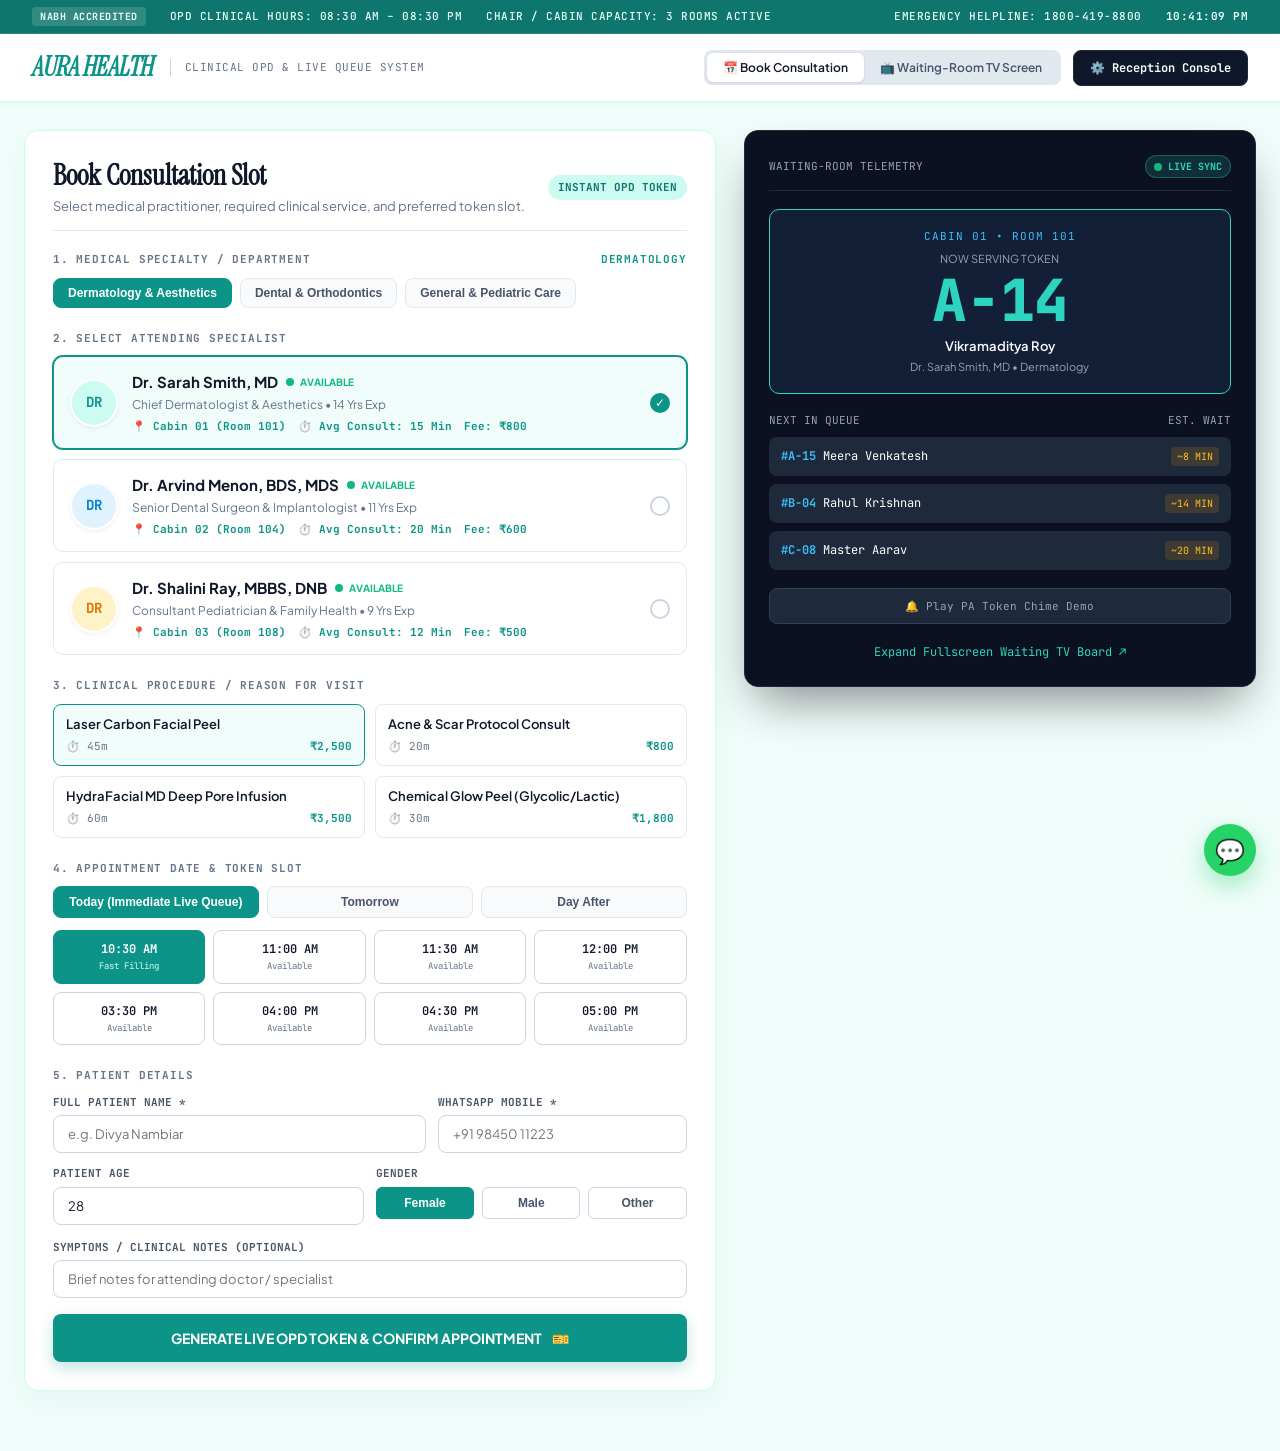
<file: public/index.html>
<!DOCTYPE html>
<html lang="en">
<head>
  <meta charset="UTF-8">
  <meta name="viewport" content="width=device-width, initial-scale=1.0">
  <title data-wl-brand>AURA HEALTH // OPD Appointments & Live Token Queue TV</title>
  <link rel="preconnect" href="https://fonts.googleapis.com">
  <link rel="preconnect" href="https://fonts.gstatic.com" crossorigin>
  <link href="https://fonts.googleapis.com/css2?family=Instrument+Serif:ital@0;1&family=JetBrains+Mono:wght@400;500;600;700;800&family=Plus+Jakarta+Sans:wght@400;500;600;700;800&display=swap" rel="stylesheet">
  <link rel="stylesheet" href="theme-tokens.css">
  <script src="whitelabel.js"></script>
  <style>
    /* Clinical Swiss Trust & Live Queue Layout Blueprint */
    :root {
      --tv-bg: #0B1120;
      --tv-card-bg: #131F37;
      --tv-card-border: #1E293B;
      --tv-cyan: #38BDF8;
      --tv-teal: #2DD4BF;
      --tv-amber: #FBBF24;
      --tv-green: #34D399;
    }

    body {
      background: var(--bg-main, #F0FDFA);
      color: var(--color-dark, #0F172A);
      font-family: var(--font-primary, 'Plus Jakarta Sans', sans-serif);
      margin: 0;
      padding: 0;
      min-height: 100vh;
      display: flex;
      flex-direction: column;
    }

    /* Top Trust Bar */
    .trust-bar {
      background: #0F766E;
      color: #E6FFFA;
      padding: 7px 32px;
      font-family: var(--font-mono, monospace);
      font-size: 11px;
      font-weight: 500;
      display: flex;
      justify-content: space-between;
      align-items: center;
      letter-spacing: 0.5px;
      border-bottom: 1px solid rgba(255,255,255,0.12);
    }
    .trust-bar-items {
      display: flex;
      gap: 24px;
      align-items: center;
    }
    .trust-badge-pill {
      background: rgba(255,255,255,0.15);
      padding: 2px 8px;
      border-radius: 4px;
      font-weight: 700;
      font-size: 10px;
    }

    /* Main Header */
    .opd-header {
      background: #FFFFFF;
      border-bottom: 1px solid var(--border-color, #CCFBF1);
      padding: 14px 32px;
      display: flex;
      justify-content: space-between;
      align-items: center;
      position: sticky;
      top: 0;
      z-index: 40;
      box-shadow: 0 2px 8px rgba(13, 148, 136, 0.04);
    }
    .brand-wrap {
      display: flex;
      align-items: center;
      gap: 16px;
    }
    .clinic-logo {
      font-family: var(--font-accent, 'Instrument Serif', serif);
      font-size: 26px;
      font-weight: 700;
      color: var(--color-dark, #0F172A);
      text-decoration: none;
      letter-spacing: -0.5px;
      display: flex;
      align-items: center;
      gap: 8px;
    }
    .clinic-logo span {
      color: var(--color-primary, #0D9488);
      font-style: italic;
    }
    .brand-tagline {
      font-size: 11px;
      color: #64748B;
      font-family: var(--font-mono);
      text-transform: uppercase;
      letter-spacing: 0.5px;
      border-left: 1px solid #CBD5E1;
      padding-left: 14px;
    }

    /* Header Nav & View Switcher */
    .header-actions {
      display: flex;
      align-items: center;
      gap: 12px;
    }
    .view-toggle-group {
      display: inline-flex;
      background: #E2E8F0;
      border-radius: 8px;
      padding: 3px;
      font-size: 12px;
      font-weight: 600;
    }
    .view-btn {
      border: none;
      background: transparent;
      padding: 7px 16px;
      border-radius: 6px;
      cursor: pointer;
      font-family: var(--font-primary);
      font-size: 12px;
      font-weight: 600;
      color: #475569;
      transition: all 0.2s ease;
      display: flex;
      align-items: center;
      gap: 6px;
    }
    .view-btn.active {
      background: #FFFFFF;
      color: #0F172A;
      box-shadow: 0 1px 3px rgba(0,0,0,0.1);
    }
    .btn-admin {
      background: #0F172A;
      color: #F8FAFC;
      border: 1px solid #1E293B;
      padding: 8px 16px;
      border-radius: 8px;
      font-size: 12px;
      font-weight: 700;
      font-family: var(--font-mono);
      text-decoration: none;
      display: flex;
      align-items: center;
      gap: 8px;
      transition: background 0.15s;
    }
    .btn-admin:hover {
      background: #1E293B;
    }

    /* Mode Views Container */
    .view-container {
      width: 100%;
      max-width: 1320px;
      margin: 0 auto;
      padding: 28px 24px 60px;
      flex: 1;
    }

    /* ========================================================
       MODE 1: BOOKING & APPOINTMENT WIZARD VIEW
       ======================================================== */
    .booking-grid {
      display: grid;
      grid-template-columns: 1.35fr 1fr;
      gap: 28px;
      align-items: start;
    }
    @media (max-width: 980px) {
      .booking-grid {
        grid-template-columns: 1fr;
      }
    }

    .card-panel {
      background: #FFFFFF;
      border: 1px solid #CCFBF1;
      border-radius: 14px;
      padding: 28px;
      box-shadow: 0 10px 25px rgba(13, 148, 136, 0.05);
    }

    .wizard-step-header {
      display: flex;
      justify-content: space-between;
      align-items: center;
      margin-bottom: 20px;
      padding-bottom: 14px;
      border-bottom: 1px solid #E2E8F0;
    }
    .wizard-title {
      font-family: var(--font-accent, serif);
      font-size: 28px;
      color: #0F172A;
      line-height: 1.2;
    }
    .wizard-badge {
      font-family: var(--font-mono);
      font-size: 11px;
      background: #CCFBF1;
      color: #0F766E;
      padding: 4px 10px;
      border-radius: 20px;
      font-weight: 700;
    }

    /* Department Pills */
    .section-label {
      font-family: var(--font-mono);
      font-size: 11px;
      font-weight: 700;
      color: #64748B;
      letter-spacing: 0.8px;
      text-transform: uppercase;
      margin-bottom: 10px;
      display: flex;
      align-items: center;
      justify-content: space-between;
    }
    .dept-tabs {
      display: flex;
      gap: 8px;
      overflow-x: auto;
      padding-bottom: 4px;
      margin-bottom: 18px;
    }
    .dept-tab {
      background: #F8FAFC;
      border: 1px solid #E2E8F0;
      padding: 7px 14px;
      border-radius: 8px;
      font-size: 12px;
      font-weight: 600;
      color: #475569;
      cursor: pointer;
      white-space: nowrap;
      transition: all 0.15s ease;
    }
    .dept-tab.active {
      background: #0D9488;
      border-color: #0D9488;
      color: #FFFFFF;
    }

    /* Doctor Cards */
    .doctor-picker {
      display: flex;
      flex-direction: column;
      gap: 10px;
      margin-bottom: 22px;
    }
    .doctor-card {
      border: 1.5px solid #E2E8F0;
      border-radius: 10px;
      padding: 14px 16px;
      display: flex;
      align-items: center;
      gap: 14px;
      cursor: pointer;
      transition: all 0.15s ease;
      background: #FFFFFF;
      position: relative;
    }
    .doctor-card:hover {
      border-color: #99F6E4;
      background: #F0FDFA;
    }
    .doctor-card.selected {
      border-color: #0D9488;
      background: #F0FDFA;
      box-shadow: 0 0 0 1px #0D9488;
    }
    .doctor-avatar {
      width: 48px;
      height: 48px;
      border-radius: 50%;
      background: #CCFBF1;
      color: #0D9488;
      font-family: var(--font-mono);
      font-weight: 700;
      font-size: 14px;
      display: flex;
      align-items: center;
      justify-content: center;
      flex-shrink: 0;
      border: 2px solid #FFFFFF;
      box-shadow: 0 2px 4px rgba(0,0,0,0.06);
    }
    .doctor-meta {
      flex: 1;
    }
    .doctor-name {
      font-weight: 700;
      font-size: 15px;
      color: #0F172A;
      display: flex;
      align-items: center;
      gap: 8px;
    }
    .doctor-title {
      font-size: 12px;
      color: #64748B;
      margin-top: 2px;
    }
    .doctor-room {
      font-family: var(--font-mono);
      font-size: 11px;
      color: #0D9488;
      font-weight: 700;
      margin-top: 4px;
      display: flex;
      gap: 12px;
    }
    .doctor-radio-check {
      width: 20px;
      height: 20px;
      border-radius: 50%;
      border: 2px solid #CBD5E1;
      display: flex;
      align-items: center;
      justify-content: center;
      color: transparent;
      font-size: 12px;
    }
    .doctor-card.selected .doctor-radio-check {
      border-color: #0D9488;
      background: #0D9488;
      color: #FFFFFF;
    }

    /* Procedure / Service Picker */
    .service-picker {
      display: grid;
      grid-template-columns: repeat(2, 1fr);
      gap: 10px;
      margin-bottom: 22px;
    }
    @media (max-width: 600px) {
      .service-picker {
        grid-template-columns: 1fr;
      }
    }
    .service-chip {
      border: 1px solid #E2E8F0;
      border-radius: 8px;
      padding: 10px 12px;
      cursor: pointer;
      transition: all 0.15s ease;
      background: #FFFFFF;
    }
    .service-chip:hover {
      border-color: #0D9488;
    }
    .service-chip.selected {
      border-color: #0D9488;
      background: #F0FDFA;
    }
    .service-name {
      font-size: 13px;
      font-weight: 600;
      color: #0F172A;
    }
    .service-detail {
      font-family: var(--font-mono);
      font-size: 11px;
      color: #64748B;
      margin-top: 4px;
      display: flex;
      justify-content: space-between;
    }

    /* Date & Slot Picker */
    .date-row {
      display: flex;
      gap: 8px;
      margin-bottom: 12px;
    }
    .date-pill {
      flex: 1;
      border: 1px solid #E2E8F0;
      background: #F8FAFC;
      border-radius: 8px;
      padding: 8px 12px;
      text-align: center;
      cursor: pointer;
      font-size: 12px;
      font-weight: 600;
      color: #475569;
    }
    .date-pill.active {
      border-color: #0D9488;
      background: #0D9488;
      color: #FFFFFF;
    }

    .slot-matrix {
      display: grid;
      grid-template-columns: repeat(4, 1fr);
      gap: 8px;
      margin-bottom: 22px;
    }
    @media (max-width: 500px) {
      .slot-matrix {
        grid-template-columns: repeat(2, 1fr);
      }
    }
    .slot-pill {
      background: #FFFFFF;
      border: 1px solid #CBD5E1;
      padding: 9px 8px;
      text-align: center;
      font-family: var(--font-mono);
      font-size: 12px;
      font-weight: 600;
      border-radius: 8px;
      cursor: pointer;
      transition: all 0.15s ease;
      color: #0F172A;
      display: flex;
      flex-direction: column;
      align-items: center;
      gap: 2px;
    }
    .slot-pill:hover {
      border-color: #0D9488;
      background: #F0FDFA;
    }
    .slot-pill.active {
      background: #0D9488;
      border-color: #0D9488;
      color: #FFFFFF;
      font-weight: 700;
    }
    .slot-sub {
      font-size: 9px;
      color: #64748B;
      font-weight: normal;
    }
    .slot-pill.active .slot-sub {
      color: #CCFBF1;
    }

    /* Patient Details Form */
    .input-grid {
      display: grid;
      grid-template-columns: 1.5fr 1fr;
      gap: 12px;
      margin-bottom: 12px;
    }
    @media (max-width: 500px) {
      .input-grid {
        grid-template-columns: 1fr;
      }
    }
    .field-wrap {
      display: flex;
      flex-direction: column;
      gap: 5px;
    }
    .field-wrap label {
      font-size: 11px;
      font-weight: 700;
      color: #475569;
      font-family: var(--font-mono);
      text-transform: uppercase;
    }
    .form-input {
      width: 100%;
      padding: 10px 14px;
      border: 1.5px solid #CBD5E1;
      border-radius: 8px;
      font-size: 13px;
      font-family: var(--font-primary);
      color: #0F172A;
      transition: border-color 0.15s;
    }
    .form-input:focus {
      outline: none;
      border-color: #0D9488;
      box-shadow: 0 0 0 3px rgba(13, 148, 136, 0.1);
    }
    .gender-select {
      display: flex;
      gap: 8px;
    }
    .gender-btn {
      flex: 1;
      border: 1px solid #CBD5E1;
      background: #FFFFFF;
      padding: 8px;
      border-radius: 6px;
      font-size: 12px;
      font-weight: 600;
      cursor: pointer;
      color: #475569;
    }
    .gender-btn.active {
      background: #0D9488;
      border-color: #0D9488;
      color: #FFFFFF;
    }

    .btn-book {
      width: 100%;
      background: #0D9488;
      color: #FFFFFF;
      border: none;
      padding: 15px;
      font-size: 14px;
      font-weight: 700;
      border-radius: 8px;
      cursor: pointer;
      font-family: var(--font-primary);
      display: flex;
      align-items: center;
      justify-content: center;
      gap: 10px;
      box-shadow: 0 6px 15px rgba(13, 148, 136, 0.25);
      transition: all 0.2s ease;
      margin-top: 16px;
    }
    .btn-book:hover {
      background: #0F766E;
      transform: translateY(-1px);
    }

    /* Right Preview / Live Mini Queue Widget */
    .mini-tv-card {
      background: var(--tv-bg);
      color: #FFFFFF;
      border-radius: 14px;
      padding: 24px;
      box-shadow: var(--shadow-tv);
      border: 1px solid #1E293B;
      position: sticky;
      top: 96px;
    }
    .mini-tv-header {
      display: flex;
      justify-content: space-between;
      align-items: center;
      border-bottom: 1px solid #1E293B;
      padding-bottom: 12px;
      margin-bottom: 18px;
      font-family: var(--font-mono);
      font-size: 11px;
    }
    .status-live-chip {
      background: rgba(45, 212, 191, 0.15);
      color: var(--tv-teal);
      border: 1px solid rgba(45, 212, 191, 0.3);
      padding: 3px 8px;
      border-radius: 20px;
      font-size: 10px;
      font-weight: 700;
      display: flex;
      align-items: center;
      gap: 6px;
    }
    .active-cabin-callout {
      background: #131F37;
      border: 1.5px solid var(--tv-teal);
      border-radius: 10px;
      padding: 18px;
      text-align: center;
      margin-bottom: 18px;
    }
    .active-cabin-room {
      font-size: 11px;
      font-family: var(--font-mono);
      color: var(--tv-cyan);
      letter-spacing: 1px;
      text-transform: uppercase;
      margin-bottom: 6px;
    }
    .big-token-display {
      font-size: 58px;
      font-weight: 800;
      color: var(--tv-teal);
      font-family: var(--font-mono);
      line-height: 1;
      margin: 4px 0 8px;
      letter-spacing: -1px;
    }
    .active-patient-line {
      font-size: 13px;
      font-weight: 600;
      color: #F8FAFC;
    }
    .active-doc-line {
      font-size: 11px;
      color: #94A3B8;
      margin-top: 2px;
    }

    .mini-queue-list {
      display: flex;
      flex-direction: column;
      gap: 8px;
      margin-bottom: 18px;
    }
    .mini-queue-row {
      background: #1E293B;
      padding: 10px 12px;
      border-radius: 8px;
      display: flex;
      justify-content: space-between;
      align-items: center;
      font-size: 12px;
      font-family: var(--font-mono);
    }
    .mini-token-pill {
      font-weight: 700;
      color: var(--tv-cyan);
    }
    .mini-wait-pill {
      font-size: 10px;
      color: var(--tv-amber);
      background: rgba(245, 158, 11, 0.15);
      padding: 2px 6px;
      border-radius: 4px;
    }

    .btn-chime-test {
      width: 100%;
      background: #1E293B;
      color: #94A3B8;
      border: 1px solid #334155;
      padding: 10px;
      border-radius: 8px;
      cursor: pointer;
      font-size: 11px;
      font-family: var(--font-mono);
      display: flex;
      align-items: center;
      justify-content: center;
      gap: 8px;
      transition: all 0.2s;
    }
    .btn-chime-test:hover {
      background: #334155;
      color: #FFFFFF;
    }

    /* ========================================================
       MODE 2: FULLSCREEN WAITING-ROOM TOKEN TV BOARD
       ======================================================== */
    .tv-mode-wrapper {
      display: none;
      background: var(--tv-bg);
      color: #FFFFFF;
      min-height: calc(100vh - 120px);
      border-radius: 16px;
      padding: 32px;
      box-shadow: var(--shadow-tv);
      border: 1px solid #1E293B;
    }
    .tv-mode-wrapper.active {
      display: block;
    }

    .tv-top-status {
      display: flex;
      justify-content: space-between;
      align-items: center;
      padding-bottom: 20px;
      border-bottom: 1px solid #1E293B;
      margin-bottom: 28px;
    }
    .tv-brand-title {
      font-family: var(--font-accent);
      font-size: 36px;
      letter-spacing: -0.5px;
      display: flex;
      align-items: center;
      gap: 12px;
    }
    .tv-brand-title span {
      color: var(--tv-teal);
      font-style: italic;
    }
    .tv-clock-box {
      font-family: var(--font-mono);
      text-align: right;
    }
    .tv-clock {
      font-size: 32px;
      font-weight: 700;
      color: #F8FAFC;
      letter-spacing: 2px;
    }
    .tv-clock-sub {
      font-size: 11px;
      color: var(--tv-cyan);
      letter-spacing: 1px;
    }

    /* Cabin Calling Board 3-Grid */
    .cabins-grid {
      display: grid;
      grid-template-columns: repeat(3, 1fr);
      gap: 20px;
      margin-bottom: 32px;
    }
    @media (max-width: 900px) {
      .cabins-grid {
        grid-template-columns: 1fr;
      }
    }

    .cabin-card {
      background: var(--tv-card-bg);
      border: 2px solid var(--tv-card-border);
      border-radius: 14px;
      padding: 24px;
      text-align: center;
      position: relative;
      overflow: hidden;
      transition: all 0.3s ease;
    }
    .cabin-card.calling {
      border-color: var(--tv-teal);
      animation: liveGlow 2s infinite ease-in-out;
    }
    .cabin-card.ready {
      border-color: #38BDF8;
    }
    .cabin-badge {
      font-family: var(--font-mono);
      font-size: 11px;
      font-weight: 700;
      color: var(--tv-cyan);
      letter-spacing: 1.5px;
      text-transform: uppercase;
      margin-bottom: 4px;
    }
    .cabin-doctor-name {
      font-size: 14px;
      font-weight: 700;
      color: #F8FAFC;
    }
    .cabin-dept {
      font-size: 11px;
      color: #94A3B8;
      margin-bottom: 12px;
    }
    .cabin-token-huge {
      font-family: var(--font-mono);
      font-size: 72px;
      font-weight: 800;
      line-height: 1;
      color: var(--tv-teal);
      letter-spacing: -2px;
      margin: 10px 0;
      text-shadow: 0 0 20px rgba(45, 212, 191, 0.4);
    }
    .cabin-patient-name {
      font-size: 17px;
      font-weight: 700;
      color: #FFFFFF;
      margin-top: 6px;
    }
    .cabin-service {
      font-size: 12px;
      color: #94A3B8;
      margin-top: 4px;
    }
    .cabin-state-pill {
      display: inline-flex;
      align-items: center;
      gap: 6px;
      padding: 6px 14px;
      border-radius: 20px;
      font-family: var(--font-mono);
      font-size: 11px;
      font-weight: 700;
      margin-top: 14px;
    }
    .state-consulting {
      background: rgba(16, 185, 129, 0.2);
      color: #34D399;
      border: 1px solid rgba(52, 211, 153, 0.4);
    }
    .state-calling {
      background: rgba(245, 158, 11, 0.2);
      color: #FBBF24;
      border: 1px solid rgba(251, 191, 36, 0.4);
    }

    /* Queue & Doctor Status Lower Section */
    .tv-lower-grid {
      display: grid;
      grid-template-columns: 1.5fr 1fr;
      gap: 24px;
    }
    @media (max-width: 800px) {
      .tv-lower-grid {
        grid-template-columns: 1fr;
      }
    }

    .tv-panel {
      background: #111C33;
      border: 1px solid #1E293B;
      border-radius: 12px;
      padding: 20px;
    }
    .tv-panel-title {
      font-family: var(--font-mono);
      font-size: 12px;
      font-weight: 700;
      color: var(--tv-cyan);
      letter-spacing: 1px;
      text-transform: uppercase;
      margin-bottom: 14px;
      display: flex;
      justify-content: space-between;
    }
    .tv-queue-table {
      width: 100%;
      border-collapse: collapse;
      font-family: var(--font-mono);
      font-size: 13px;
    }
    .tv-queue-table th {
      text-align: left;
      color: #64748B;
      font-size: 11px;
      padding: 8px 12px;
      border-bottom: 1px solid #1E293B;
    }
    .tv-queue-table td {
      padding: 12px;
      border-bottom: 1px solid #1E293B;
      color: #E2E8F0;
    }
    .tv-token-cell {
      font-weight: 800;
      color: var(--tv-teal);
    }

    .doc-status-card {
      background: #182542;
      border-radius: 8px;
      padding: 12px 14px;
      margin-bottom: 10px;
      display: flex;
      justify-content: space-between;
      align-items: center;
    }
    .doc-status-name {
      font-size: 13px;
      font-weight: 600;
      color: #FFFFFF;
    }
    .doc-status-sub {
      font-size: 11px;
      color: #94A3B8;
      font-family: var(--font-mono);
    }

    /* TV Bottom Ticker Tape */
    .tv-ticker {
      margin-top: 28px;
      background: #0B1120;
      border: 1px solid #1E293B;
      border-radius: 8px;
      padding: 10px 16px;
      font-family: var(--font-mono);
      font-size: 11px;
      color: #94A3B8;
      display: flex;
      align-items: center;
      gap: 16px;
      overflow: hidden;
    }
    .ticker-tag {
      background: var(--tv-teal);
      color: #0B1120;
      font-weight: 800;
      padding: 2px 8px;
      border-radius: 4px;
      flex-shrink: 0;
    }

    /* Token Booking Confirmation Modal */
    .modal-backdrop {
      display: none;
      position: fixed;
      inset: 0;
      background: rgba(15, 23, 42, 0.7);
      backdrop-filter: blur(4px);
      z-index: 100;
      align-items: center;
      justify-content: center;
      padding: 16px;
    }
    .modal-backdrop.open {
      display: flex;
    }
    .token-modal {
      background: #FFFFFF;
      border-radius: 16px;
      max-width: 480px;
      width: 100%;
      box-shadow: 0 25px 50px -12px rgba(0,0,0,0.25);
      border: 1px solid #CCFBF1;
      overflow: hidden;
      animation: tvPulse 0.3s ease-out;
    }
    .modal-header {
      background: #0D9488;
      color: #FFFFFF;
      padding: 20px;
      text-align: center;
    }
    .modal-body {
      padding: 24px;
    }
    .token-ticket-hero {
      background: #F0FDFA;
      border: 2px dashed #0D9488;
      border-radius: 12px;
      padding: 20px;
      text-align: center;
      margin-bottom: 20px;
    }
    .token-number-hero {
      font-family: var(--font-mono);
      font-size: 48px;
      font-weight: 800;
      color: #0D9488;
      margin: 4px 0;
    }
    .qr-placeholder {
      display: inline-block;
      padding: 8px;
      background: #FFFFFF;
      border: 1px solid #CBD5E1;
      border-radius: 8px;
      margin-top: 10px;
    }
    .qr-svg {
      width: 90px;
      height: 90px;
      display: block;
    }
    .modal-actions {
      display: flex;
      flex-direction: column;
      gap: 10px;
    }
    .btn-wa-share {
      background: #25D366;
      color: #FFFFFF;
      border: none;
      padding: 12px;
      border-radius: 8px;
      font-weight: 700;
      font-size: 13px;
      cursor: pointer;
      text-decoration: none;
      display: flex;
      align-items: center;
      justify-content: center;
      gap: 8px;
    }
    .btn-switch-tv {
      background: #0F172A;
      color: #FFFFFF;
      border: none;
      padding: 12px;
      border-radius: 8px;
      font-weight: 700;
      font-size: 13px;
      cursor: pointer;
      display: flex;
      align-items: center;
      justify-content: center;
      gap: 8px;
    }
    .btn-modal-close {
      background: #F1F5F9;
      color: #475569;
      border: none;
      padding: 10px;
      border-radius: 8px;
      font-weight: 600;
      font-size: 12px;
      cursor: pointer;
    }
  </style>
</head>
<body data-layout-archetype="clinical-slot-scheduler">

  <!-- Top Trust & Telemetry Bar -->
  <div class="trust-bar">
    <div class="trust-bar-items">
      <span class="trust-badge-pill">NABH ACCREDITED</span>
      <span>OPD CLINICAL HOURS: 08:30 AM – 08:30 PM</span>
      <span>CHAIR / CABIN CAPACITY: 3 ROOMS ACTIVE</span>
    </div>
    <div class="trust-bar-items">
      <span>EMERGENCY HELPLINE: 1800-419-8800</span>
      <span id="trustClock" style="font-weight:700;">10:45:00 AM</span>
    </div>
  </div>

  <!-- Primary Header -->
  <header class="opd-header">
    <div class="brand-wrap">
      <a href="index.html" class="clinic-logo">
        <span data-wl-brand>AURA HEALTH</span>
      </a>
      <div class="brand-tagline" data-wl-tagline>CLINICAL OPD & LIVE QUEUE SYSTEM</div>
    </div>

    <div class="header-actions">
      <!-- Toggle between Booking Form and Waiting TV Board -->
      <div class="view-toggle-group">
        <button class="view-btn active" id="btnViewBooking" onclick="switchView('booking')">
          📅 Book Consultation
        </button>
        <button class="view-btn" id="btnViewTv" onclick="switchView('tv')">
          📺 Waiting-Room TV Screen
        </button>
      </div>

      <a href="admin.html" class="btn-admin">
        <span>⚙️ Reception Console</span>
      </a>
    </div>
  </header>

  <!-- Main View Container -->
  <main class="view-container">

    <!-- ========================================================
         VIEW 1: PATIENT APPOINTMENT BOOKING WIZARD
         ======================================================== -->
    <div id="bookingSection" class="booking-grid">
      
      <!-- Left: Interactive Booking Form -->
      <div class="card-panel">
        <div class="wizard-step-header">
          <div>
            <h1 class="wizard-title">Book Consultation Slot</h1>
            <p style="font-size:13px; color:#64748B; margin-top:4px;">Select medical practitioner, required clinical service, and preferred token slot.</p>
          </div>
          <span class="wizard-badge">INSTANT OPD TOKEN</span>
        </div>

        <!-- 1. Department Tabs -->
        <div class="section-label">
          <span>1. Medical Specialty / Department</span>
          <span id="activeDeptLabel" style="color:#0D9488;">DERMATOLOGY</span>
        </div>
        <div class="dept-tabs">
          <button class="dept-tab active" onclick="filterDept('Dermatology & Skin Clinic', this)">Dermatology & Aesthetics</button>
          <button class="dept-tab" onclick="filterDept('Dental & Orthodontics', this)">Dental & Orthodontics</button>
          <button class="dept-tab" onclick="filterDept('General & Preventive Care', this)">General & Pediatric Care</button>
        </div>

        <!-- 2. Doctor Selector -->
        <div class="section-label">
          <span>2. Select Attending Specialist</span>
        </div>
        <div class="doctor-picker" id="doctorPickerList">
          <!-- Doctor 1 -->
          <div class="doctor-card selected" onclick="selectDoctor('doc_01', 'Dr. Sarah Smith, MD', 'Dermatology & Skin Clinic', 'Room 101', 'A', this)">
            <div class="doctor-avatar">DR</div>
            <div class="doctor-meta">
              <div class="doctor-name">
                <span>Dr. Sarah Smith, MD</span>
                <span class="pulse-badge"><span class="pulse-dot"></span> <span style="font-size:10px; color:#10B981; font-weight:700;">AVAILABLE</span></span>
              </div>
              <div class="doctor-title">Chief Dermatologist & Aesthetics • 14 Yrs Exp</div>
              <div class="doctor-room">
                <span>📍 Cabin 01 (Room 101)</span>
                <span>⏱️ Avg Consult: 15 Min</span>
                <span>Fee: ₹800</span>
              </div>
            </div>
            <div class="doctor-radio-check">✓</div>
          </div>

          <!-- Doctor 2 -->
          <div class="doctor-card" onclick="selectDoctor('doc_02', 'Dr. Arvind Menon, BDS, MDS', 'Dental & Orthodontics', 'Room 104', 'B', this)">
            <div class="doctor-avatar" style="background:#E0F2FE; color:#0284C7;">DR</div>
            <div class="doctor-meta">
              <div class="doctor-name">
                <span>Dr. Arvind Menon, BDS, MDS</span>
                <span class="pulse-badge"><span class="pulse-dot"></span> <span style="font-size:10px; color:#10B981; font-weight:700;">AVAILABLE</span></span>
              </div>
              <div class="doctor-title">Senior Dental Surgeon & Implantologist • 11 Yrs Exp</div>
              <div class="doctor-room">
                <span>📍 Cabin 02 (Room 104)</span>
                <span>⏱️ Avg Consult: 20 Min</span>
                <span>Fee: ₹600</span>
              </div>
            </div>
            <div class="doctor-radio-check">✓</div>
          </div>

          <!-- Doctor 3 -->
          <div class="doctor-card" onclick="selectDoctor('doc_03', 'Dr. Shalini Ray, MBBS, DNB', 'General & Preventive Care', 'Room 108', 'C', this)">
            <div class="doctor-avatar" style="background:#FEF3C7; color:#D97706;">DR</div>
            <div class="doctor-meta">
              <div class="doctor-name">
                <span>Dr. Shalini Ray, MBBS, DNB</span>
                <span class="pulse-badge"><span class="pulse-dot"></span> <span style="font-size:10px; color:#10B981; font-weight:700;">AVAILABLE</span></span>
              </div>
              <div class="doctor-title">Consultant Pediatrician & Family Health • 9 Yrs Exp</div>
              <div class="doctor-room">
                <span>📍 Cabin 03 (Room 108)</span>
                <span>⏱️ Avg Consult: 12 Min</span>
                <span>Fee: ₹500</span>
              </div>
            </div>
            <div class="doctor-radio-check">✓</div>
          </div>
        </div>

        <!-- 3. Procedure / Service Selection -->
        <div class="section-label">
          <span>3. Clinical Procedure / Reason for Visit</span>
        </div>
        <div class="service-picker" id="servicePickerGrid">
          <!-- Dynamic Services will populate here -->
        </div>

        <!-- 4. Date & Slot Time Matrix -->
        <div class="section-label">
          <span>4. Appointment Date & Token Slot</span>
        </div>
        <div class="date-row">
          <button class="date-pill active" onclick="selectDate('Today (Live Queue)', this)">Today (Immediate Live Queue)</button>
          <button class="date-pill" onclick="selectDate('Tomorrow', this)">Tomorrow</button>
          <button class="date-pill" onclick="selectDate('Day After', this)">Day After</button>
        </div>
        <div class="slot-matrix" id="slotMatrix">
          <div class="slot-pill active" onclick="selectSlot('10:30 AM', this)">
            <span>10:30 AM</span>
            <span class="slot-sub">Fast Filling</span>
          </div>
          <div class="slot-pill" onclick="selectSlot('11:00 AM', this)">
            <span>11:00 AM</span>
            <span class="slot-sub">Available</span>
          </div>
          <div class="slot-pill" onclick="selectSlot('11:30 AM', this)">
            <span>11:30 AM</span>
            <span class="slot-sub">Available</span>
          </div>
          <div class="slot-pill" onclick="selectSlot('12:00 PM', this)">
            <span>12:00 PM</span>
            <span class="slot-sub">Available</span>
          </div>
          <div class="slot-pill" onclick="selectSlot('03:30 PM', this)">
            <span>03:30 PM</span>
            <span class="slot-sub">Available</span>
          </div>
          <div class="slot-pill" onclick="selectSlot('04:00 PM', this)">
            <span>04:00 PM</span>
            <span class="slot-sub">Available</span>
          </div>
          <div class="slot-pill" onclick="selectSlot('04:30 PM', this)">
            <span>04:30 PM</span>
            <span class="slot-sub">Available</span>
          </div>
          <div class="slot-pill" onclick="selectSlot('05:00 PM', this)">
            <span>05:00 PM</span>
            <span class="slot-sub">Available</span>
          </div>
        </div>

        <!-- 5. Patient Information -->
        <div class="section-label">
          <span>5. Patient Details</span>
        </div>
        <div class="input-grid">
          <div class="field-wrap">
            <label>Full Patient Name *</label>
            <input type="text" id="patientName" class="form-input" placeholder="e.g. Divya Nambiar" required>
          </div>
          <div class="field-wrap">
            <label>WhatsApp Mobile *</label>
            <input type="tel" id="patientPhone" class="form-input" placeholder="+91 98450 11223" required>
          </div>
        </div>

        <div class="input-grid" style="grid-template-columns: 1fr 1fr; margin-bottom:14px;">
          <div class="field-wrap">
            <label>Patient Age</label>
            <input type="number" id="patientAge" class="form-input" placeholder="e.g. 29" value="28">
          </div>
          <div class="field-wrap">
            <label>Gender</label>
            <div class="gender-select">
              <button type="button" class="gender-btn active" onclick="selectGender('Female', this)">Female</button>
              <button type="button" class="gender-btn" onclick="selectGender('Male', this)">Male</button>
              <button type="button" class="gender-btn" onclick="selectGender('Other', this)">Other</button>
            </div>
          </div>
        </div>

        <div class="field-wrap" style="margin-bottom:16px;">
          <label>Symptoms / Clinical Notes (Optional)</label>
          <input type="text" id="patientNotes" class="form-input" placeholder="Brief notes for attending doctor / specialist">
        </div>

        <button type="button" class="btn-book" onclick="submitBooking()">
          <span>GENERATE LIVE OPD TOKEN & CONFIRM APPOINTMENT</span>
          <span>🎫</span>
        </button>
      </div>

      <!-- Right: Live Mini TV Display & Queue Telemetry -->
      <aside>
        <div class="mini-tv-card">
          <div class="mini-tv-header">
            <span style="color:#94A3B8;">WAITING-ROOM TELEMETRY</span>
            <span class="status-live-chip">
              <span class="pulse-dot"></span> LIVE SYNC
            </span>
          </div>

          <div class="active-cabin-callout">
            <div class="active-cabin-room" id="miniCabinRoom">CABIN 01 • ROOM 101</div>
            <div style="font-size:11px; color:#94A3B8;">NOW SERVING TOKEN</div>
            <div class="big-token-display" id="miniCurrentToken">A-14</div>
            <div class="active-patient-line" id="miniCurrentPatient">Vikramaditya Roy</div>
            <div class="active-doc-line" id="miniCurrentDoc">Dr. Sarah Smith, MD • Dermatology</div>
          </div>

          <div style="font-size:11px; font-family:var(--font-mono); color:#94A3B8; margin-bottom:8px; display:flex; justify-content:space-between;">
            <span>NEXT IN QUEUE</span>
            <span>EST. WAIT</span>
          </div>

          <div class="mini-queue-list" id="miniQueueList">
            <div class="mini-queue-row">
              <span><span class="mini-token-pill">#A-15</span> Meera Venkatesh</span>
              <span class="mini-wait-pill">~8 MIN</span>
            </div>
            <div class="mini-queue-row">
              <span><span class="mini-token-pill">#B-04</span> Rahul Krishnan</span>
              <span class="mini-wait-pill">~14 MIN</span>
            </div>
            <div class="mini-queue-row">
              <span><span class="mini-token-pill">#C-08</span> Master Aarav</span>
              <span class="mini-wait-pill">~20 MIN</span>
            </div>
          </div>

          <button class="btn-chime-test" onclick="playWebAudioChime('Token A-14, Vikramaditya Roy, Dr. Sarah Smith, Room 101')">
            <span>🔔 Play PA Token Chime Demo</span>
          </button>
          
          <div style="margin-top:14px; text-align:center;">
            <a href="javascript:void(0)" onclick="switchView('tv')" style="color:var(--tv-teal); font-size:12px; font-family:var(--font-mono); text-decoration:none;">
              Expand Fullscreen Waiting TV Board ↗
            </a>
          </div>
        </div>
      </aside>

    </div>

    <!-- ========================================================
         VIEW 2: FULLSCREEN WAITING-ROOM TOKEN TV BOARD
         ======================================================== -->
    <div id="tvSection" class="tv-mode-wrapper">
      
      <!-- Top TV Header -->
      <div class="tv-top-status">
        <div>
          <div class="tv-brand-title">
            <span data-wl-brand>AURA HEALTH</span>
            <span style="font-size:20px; color:#94A3B8; font-family:var(--font-mono);">// OPD QUEUE MONITOR</span>
          </div>
          <div style="font-family:var(--font-mono); font-size:11px; color:#64748B; margin-top:4px;">
            HIGH PRECISION QUEUE TELEMETRY • LIVE AUDIO CHIME ACTIVE 🔊
          </div>
        </div>

        <div style="display:flex; align-items:center; gap:24px;">
          <div class="tv-clock-box">
            <div class="tv-clock" id="tvDigitalClock">10:45:12 AM</div>
            <div class="tv-clock-sub">REAL-TIME OPD DISPATCH</div>
          </div>

          <button class="btn-chime-test" style="width:auto; padding:8px 16px;" onclick="toggleAudioMute()">
            <span id="audioMuteIcon">🔊</span>
            <span id="audioMuteText">PA Sound: ON</span>
          </button>

          <button class="view-btn active" style="background:#1E293B; color:#FFFFFF; border:1px solid #334155;" onclick="switchView('booking')">
            ✕ Exit TV View
          </button>
        </div>
      </div>

      <!-- 3-Cabin Multi-Display Grid -->
      <div class="cabins-grid">
        <!-- Cabin 1 -->
        <div class="cabin-card calling" id="tvCabin1">
          <div class="cabin-badge">CABIN 01 • ROOM 101</div>
          <div class="cabin-doctor-name">Dr. Sarah Smith, MD</div>
          <div class="cabin-dept">Dermatology & Aesthetics</div>
          <div style="font-size:10px; font-family:var(--font-mono); color:#94A3B8;">NOW SERVING TOKEN</div>
          <div class="cabin-token-huge" id="tvTokenCabin1">A-14</div>
          <div class="cabin-patient-name" id="tvPatientCabin1">Vikramaditya Roy</div>
          <div class="cabin-service" id="tvServiceCabin1">Laser Carbon Peel & Acne Review</div>
          <div>
            <span class="cabin-state-pill state-calling">
              <span class="pulse-dot pulse-dot-amber"></span> CALLING NOW 🔔
            </span>
          </div>
        </div>

        <!-- Cabin 2 -->
        <div class="cabin-card ready" id="tvCabin2">
          <div class="cabin-badge">CABIN 02 • ROOM 104</div>
          <div class="cabin-doctor-name">Dr. Arvind Menon, BDS, MDS</div>
          <div class="cabin-dept">Dental & Orthodontics</div>
          <div style="font-size:10px; font-family:var(--font-mono); color:#94A3B8;">NOW SERVING TOKEN</div>
          <div class="cabin-token-huge" id="tvTokenCabin2">B-04</div>
          <div class="cabin-patient-name" id="tvPatientCabin2">Rahul Krishnan</div>
          <div class="cabin-service" id="tvServiceCabin2">Root Canal Treatment (Stage 2)</div>
          <div>
            <span class="cabin-state-pill state-consulting">
              <span class="pulse-dot"></span> IN CONSULTATION
            </span>
          </div>
        </div>

        <!-- Cabin 3 -->
        <div class="cabin-card" id="tvCabin3">
          <div class="cabin-badge">CABIN 03 • ROOM 108</div>
          <div class="cabin-doctor-name">Dr. Shalini Ray, MBBS, DNB</div>
          <div class="cabin-dept">General & Preventive Care</div>
          <div style="font-size:10px; font-family:var(--font-mono); color:#94A3B8;">NOW SERVING TOKEN</div>
          <div class="cabin-token-huge" id="tvTokenCabin3">C-08</div>
          <div class="cabin-patient-name" id="tvPatientCabin3">Master Aarav Patel</div>
          <div class="cabin-service" id="tvServiceCabin3">Seasonal Asthma & Nebulization</div>
          <div>
            <span class="cabin-state-pill state-consulting">
              <span class="pulse-dot"></span> IN CONSULTATION
            </span>
          </div>
        </div>
      </div>

      <!-- Next in Queue Table & Doctor Status -->
      <div class="tv-lower-grid">
        <!-- Next 4+ in Queue -->
        <div class="tv-panel">
          <div class="tv-panel-title">
            <span>UPCOMING TOKENS IN WAITING QUEUE</span>
            <span style="color:#2DD4BF;">● AUTO-ADVANCE</span>
          </div>
          <table class="tv-queue-table">
            <thead>
              <tr>
                <th>TOKEN</th>
                <th>PATIENT</th>
                <th>ROOM / DOCTOR</th>
                <th>STATUS</th>
                <th>EST. WAIT</th>
              </tr>
            </thead>
            <tbody id="tvQueueRows">
              <tr>
                <td class="tv-token-cell">#A-15</td>
                <td>Meera Venkatesh</td>
                <td>Room 101 • Dr. Sarah Smith</td>
                <td><span style="color:#FBBF24;">WAITING (Next)</span></td>
                <td>~6 Min</td>
              </tr>
              <tr>
                <td class="tv-token-cell">#B-05</td>
                <td>Kavita Sundaram</td>
                <td>Room 104 • Dr. Arvind Menon</td>
                <td><span style="color:#94A3B8;">WAITING</span></td>
                <td>~14 Min</td>
              </tr>
              <tr>
                <td class="tv-token-cell">#A-16</td>
                <td>Divya Nambiar</td>
                <td>Room 101 • Dr. Sarah Smith</td>
                <td><span style="color:#94A3B8;">WAITING</span></td>
                <td>~22 Min</td>
              </tr>
              <tr>
                <td class="tv-token-cell">#C-09</td>
                <td>Rohan Desai</td>
                <td>Room 108 • Dr. Shalini Ray</td>
                <td><span style="color:#94A3B8;">WAITING</span></td>
                <td>~28 Min</td>
              </tr>
            </tbody>
          </table>
        </div>

        <!-- Doctor Availability Status Cards -->
        <div class="tv-panel">
          <div class="tv-panel-title">
            <span>DOCTOR CLINICAL STATUS</span>
            <span style="color:#38BDF8;">3 PRACTITIONERS</span>
          </div>
          <div id="tvDocStatusList">
            <div class="doc-status-card">
              <div>
                <div class="doc-status-name">Dr. Sarah Smith, MD</div>
                <div class="doc-status-sub">Cabin 01 • Dermatology</div>
              </div>
              <div style="text-align:right;">
                <span class="pulse-badge"><span class="pulse-dot"></span> <span style="font-size:11px; color:#34D399; font-weight:700;">ACTIVE</span></span>
                <div style="font-size:10px; color:#94A3B8; font-family:var(--font-mono); margin-top:2px;">2 In Queue</div>
              </div>
            </div>

            <div class="doc-status-card">
              <div>
                <div class="doc-status-name">Dr. Arvind Menon, BDS</div>
                <div class="doc-status-sub">Cabin 02 • Dental Surgery</div>
              </div>
              <div style="text-align:right;">
                <span class="pulse-badge"><span class="pulse-dot"></span> <span style="font-size:11px; color:#34D399; font-weight:700;">ACTIVE</span></span>
                <div style="font-size:10px; color:#94A3B8; font-family:var(--font-mono); margin-top:2px;">1 In Queue</div>
              </div>
            </div>

            <div class="doc-status-card">
              <div>
                <div class="doc-status-name">Dr. Shalini Ray, MBBS</div>
                <div class="doc-status-sub">Cabin 03 • Pediatric OPD</div>
              </div>
              <div style="text-align:right;">
                <span class="pulse-badge"><span class="pulse-dot"></span> <span style="font-size:11px; color:#34D399; font-weight:700;">ACTIVE</span></span>
                <div style="font-size:10px; color:#94A3B8; font-family:var(--font-mono); margin-top:2px;">1 In Queue</div>
              </div>
            </div>
          </div>
        </div>
      </div>

      <!-- TV Bottom Ticker -->
      <div class="tv-ticker">
        <span class="ticker-tag">NOTICE</span>
        <div style="white-space:nowrap; overflow:hidden; text-overflow:ellipsis;">
          Please proceed to your assigned cabin when your token number is chimed • Keep your WhatsApp digital token barcode ready at the nursing station • Emergency Care at Counter 01 • Wi-Fi: AURA-GUEST (Pass: health2026)
        </div>
      </div>

    </div>

  </main>

  <!-- ========================================================
       BOOKING CONFIRMATION MODAL & TOKEN PASS
       ======================================================== -->
  <div class="modal-backdrop" id="tokenModal">
    <div class="token-modal">
      <div class="modal-header">
        <h3 style="font-size:20px; font-weight:700;">OPD Appointment Confirmed</h3>
        <p style="font-size:12px; opacity:0.9; margin-top:2px;">Your queue token is registered in our live clinic system.</p>
      </div>
      <div class="modal-body">
        <div class="token-ticket-hero">
          <div style="font-size:11px; font-family:var(--font-mono); color:#64748B; letter-spacing:1px;">LIVE QUEUE TOKEN NUMBER</div>
          <div class="token-number-hero" id="modalTokenNo">A-17</div>
          <div style="font-weight:700; font-size:15px; color:#0F172A;" id="modalPatientName">Divya Nambiar</div>
          <div style="font-size:12px; color:#64748B; margin-top:2px;" id="modalDocRoom">Dr. Sarah Smith • Cabin 01 (Room 101)</div>
          <div style="font-size:11px; color:#0D9488; font-family:var(--font-mono); margin-top:6px;" id="modalSlotWait">
            Slot: 11:30 AM • Est. Wait: ~18 mins
          </div>

          <div class="qr-placeholder">
            <svg class="qr-svg" viewBox="0 0 100 100" fill="#0D9488">
              <!-- Geometric QR simulation -->
              <rect x="5" y="5" width="25" height="25" fill="#0D9488"/>
              <rect x="10" y="10" width="15" height="15" fill="#FFFFFF"/>
              <rect x="13" y="13" width="9" height="9" fill="#0D9488"/>

              <rect x="70" y="5" width="25" height="25" fill="#0D9488"/>
              <rect x="75" y="10" width="15" height="15" fill="#FFFFFF"/>
              <rect x="78" y="13" width="9" height="9" fill="#0D9488"/>

              <rect x="5" y="70" width="25" height="25" fill="#0D9488"/>
              <rect x="10" y="75" width="15" height="15" fill="#FFFFFF"/>
              <rect x="13" y="78" width="9" height="9" fill="#0D9488"/>

              <rect x="40" y="15" width="10" height="10"/>
              <rect x="55" y="25" width="8" height="8"/>
              <rect x="35" y="45" width="30" height="10"/>
              <rect x="45" y="65" width="12" height="12"/>
              <rect x="70" y="45" width="10" height="20"/>
              <rect x="70" y="75" width="20" height="15"/>
            </svg>
            <div style="font-size:9px; font-family:var(--font-mono); color:#64748B; margin-top:2px;">SCAN AT COUNTER</div>
          </div>
        </div>

        <div class="modal-actions">
          <a href="#" id="modalWaBtn" target="_blank" class="btn-wa-share">
            <span>💬 Send Token Details to WhatsApp</span>
          </a>
          <button class="btn-switch-tv" onclick="closeModalAndShowTv()">
            <span>📺 View Live Progress on TV Board</span>
          </button>
          <button class="btn-modal-close" onclick="closeModal()">
            Done & Book Another
          </button>
        </div>
      </div>
    </div>
  </div>

  <!-- WhatsApp Floating Contact Button -->
  <a href="https://wa.me/919061902295?text=Hello%20Aura%20Health,%20I%20have%20an%20inquiry%20regarding%20OPD%20appointments." id="floatingWaBtn" target="_blank" style="position:fixed; bottom:24px; right:24px; background:#25D366; color:#FFF; width:52px; height:52px; border-radius:50%; display:flex; align-items:center; justify-content:center; box-shadow:0 10px 25px rgba(37,211,102,0.4); text-decoration:none; font-size:24px; z-index:90;">
    💬
  </a>

  <!-- Application Logic & Live Audio Chime Engine -->
  <script>
    // State
    const appState = {
      selectedDoctorId: 'doc_01',
      selectedDoctorName: 'Dr. Sarah Smith, MD',
      selectedDept: 'Dermatology & Skin Clinic',
      selectedRoom: 'Room 101',
      tokenPrefix: 'A',
      selectedService: 'Laser Carbon Facial Peel',
      selectedDate: 'Today (Live Queue)',
      selectedSlot: '10:30 AM',
      selectedGender: 'Female',
      audioEnabled: true
    };

    // Services Catalog by Doctor/Dept
    const servicesByDept = {
      'Dermatology & Skin Clinic': [
        { name: 'Laser Carbon Facial Peel', duration: '45m', fee: '₹2,500' },
        { name: 'Acne & Scar Protocol Consult', duration: '20m', fee: '₹800' },
        { name: 'HydraFacial MD Deep Pore Infusion', duration: '60m', fee: '₹3,500' },
        { name: 'Chemical Glow Peel (Glycolic/Lactic)', duration: '30m', fee: '₹1,800' }
      ],
      'Dental & Orthodontics': [
        { name: 'Ultrasonic Scaling & Polishing', duration: '30m', fee: '₹1,200' },
        { name: 'Root Canal Treatment (RCT Sitting)', duration: '45m', fee: '₹3,500' },
        { name: 'Invisalign 3D Digital Scan', duration: '25m', fee: '₹900' },
        { name: 'Teeth Whitening Laser Treatment', duration: '45m', fee: '₹4,500' }
      ],
      'General & Preventive Care': [
        { name: 'Comprehensive OPD General Checkup', duration: '15m', fee: '₹500' },
        { name: 'Pediatric Growth & Vaccine Assessment', duration: '20m', fee: '₹600' },
        { name: 'Nebulization & Seasonal Asthma Care', duration: '25m', fee: '₹750' },
        { name: 'Preventive Blood Panel & Vitals Review', duration: '20m', fee: '₹950' }
      ]
    };

    // Initialize Services
    function renderServices(dept) {
      const grid = document.getElementById('servicePickerGrid');
      const list = servicesByDept[dept] || servicesByDept['Dermatology & Skin Clinic'];
      grid.innerHTML = '';

      list.forEach((item, idx) => {
        const chip = document.createElement('div');
        chip.className = 'service-chip' + (idx === 0 ? ' selected' : '');
        chip.onclick = () => selectService(item.name, chip);
        chip.innerHTML = `
          <div class="service-name">${item.name}</div>
          <div class="service-detail">
            <span>⏱️ ${item.duration}</span>
            <span style="font-weight:700; color:#0D9488;">${item.fee}</span>
          </div>
        `;
        grid.appendChild(chip);
      });
      appState.selectedService = list[0].name;
    }

    function selectDoctor(id, name, dept, room, prefix, element) {
      document.querySelectorAll('.doctor-card').forEach(c => c.classList.remove('selected'));
      element.classList.add('selected');
      appState.selectedDoctorId = id;
      appState.selectedDoctorName = name;
      appState.selectedDept = dept;
      appState.selectedRoom = room;
      appState.tokenPrefix = prefix;

      document.getElementById('activeDeptLabel').textContent = dept.toUpperCase();
      renderServices(dept);
    }

    function filterDept(dept, tabEl) {
      document.querySelectorAll('.dept-tab').forEach(t => t.classList.remove('active'));
      tabEl.classList.add('active');
      document.getElementById('activeDeptLabel').textContent = dept.toUpperCase();

      if (dept.includes('Dermatology')) {
        const doc = document.querySelectorAll('.doctor-card')[0];
        selectDoctor('doc_01', 'Dr. Sarah Smith, MD', 'Dermatology & Skin Clinic', 'Room 101', 'A', doc);
      } else if (dept.includes('Dental')) {
        const doc = document.querySelectorAll('.doctor-card')[1];
        selectDoctor('doc_02', 'Dr. Arvind Menon, BDS, MDS', 'Dental & Orthodontics', 'Room 104', 'B', doc);
      } else {
        const doc = document.querySelectorAll('.doctor-card')[2];
        selectDoctor('doc_03', 'Dr. Shalini Ray, MBBS, DNB', 'General & Preventive Care', 'Room 108', 'C', doc);
      }
    }

    function selectService(name, chip) {
      document.querySelectorAll('.service-chip').forEach(c => c.classList.remove('selected'));
      chip.classList.add('selected');
      appState.selectedService = name;
    }

    function selectDate(date, pill) {
      document.querySelectorAll('.date-pill').forEach(p => p.classList.remove('active'));
      pill.classList.add('active');
      appState.selectedDate = date;
    }

    function selectSlot(time, pill) {
      document.querySelectorAll('.slot-pill').forEach(p => p.classList.remove('active'));
      pill.classList.add('active');
      appState.selectedSlot = time;
    }

    function selectGender(val, btn) {
      document.querySelectorAll('.gender-btn').forEach(b => b.classList.remove('active'));
      btn.classList.add('active');
      appState.selectedGender = val;
    }

    // View Switcher (Booking vs. TV Mode)
    function switchView(mode) {
      const bookingSec = document.getElementById('bookingSection');
      const tvSec = document.getElementById('tvSection');
      const btnBooking = document.getElementById('btnViewBooking');
      const btnTv = document.getElementById('btnViewTv');

      if (mode === 'tv') {
        bookingSec.style.display = 'none';
        tvSec.classList.add('active');
        btnBooking.classList.remove('active');
        btnTv.classList.add('active');
      } else {
        tvSec.classList.remove('active');
        bookingSec.style.display = 'grid';
        btnTv.classList.remove('active');
        btnBooking.classList.add('active');
      }
    }

    // Check URL parameters for ?view=tv
    function checkUrlView() {
      const urlParams = new URLSearchParams(window.location.search);
      if (urlParams.get('view') === 'tv') {
        switchView('tv');
      }
    }

    // ========================================================
    // WEB AUDIO API TOKEN CHIME ("Ding-Dong" + Speech Synthesis)
    // ========================================================
    let audioCtx = null;

    function playWebAudioChime(announcementMessage) {
      if (!appState.audioEnabled) return;

      try {
        const AudioContext = window.AudioContext || window.webkitAudioContext;
        if (!AudioContext) return;
        if (!audioCtx) audioCtx = new AudioContext();
        if (audioCtx.state === 'suspended') audioCtx.resume();

        const now = audioCtx.currentTime;

        // Note 1: E5 (659.25 Hz)
        const osc1 = audioCtx.createOscillator();
        const gain1 = audioCtx.createGain();
        osc1.type = 'sine';
        osc1.frequency.setValueAtTime(659.25, now);
        gain1.gain.setValueAtTime(0.3, now);
        gain1.gain.exponentialRampToValueAtTime(0.001, now + 0.6);
        osc1.connect(gain1);
        gain1.connect(audioCtx.destination);
        osc1.start(now);
        osc1.stop(now + 0.65);

        // Note 2: C5 (523.25 Hz)
        const osc2 = audioCtx.createOscillator();
        const gain2 = audioCtx.createGain();
        osc2.type = 'sine';
        osc2.frequency.setValueAtTime(523.25, now + 0.45);
        gain2.gain.setValueAtTime(0.35, now + 0.45);
        gain2.gain.exponentialRampToValueAtTime(0.001, now + 1.2);
        osc2.connect(gain2);
        gain2.connect(audioCtx.destination);
        osc2.start(now + 0.45);
        osc2.stop(now + 1.25);

        // Optional Web Speech Synthesis Voice PA announcement
        if (announcementMessage && 'speechSynthesis' in window) {
          setTimeout(() => {
            try {
              window.speechSynthesis.cancel();
              const utterance = new SpeechSynthesisUtterance(announcementMessage);
              utterance.rate = 0.95;
              utterance.pitch = 1.05;
              window.speechSynthesis.speak(utterance);
            } catch (speechErr) {
              console.warn('Speech synthesis unavailable:', speechErr);
            }
          }, 1100);
        }
      } catch (e) {
        console.error('Audio chime error:', e);
      }
    }

    function toggleAudioMute() {
      appState.audioEnabled = !appState.audioEnabled;
      const icon = document.getElementById('audioMuteIcon');
      const text = document.getElementById('audioMuteText');
      if (appState.audioEnabled) {
        icon.textContent = '🔊';
        text.textContent = 'PA Sound: ON';
      } else {
        icon.textContent = '🔇';
        text.textContent = 'PA Sound: MUTED';
      }
    }

    // ========================================================
    // BOOKING SUBMISSION & MODAL
    // ========================================================
    async function submitBooking() {
      const name = document.getElementById('patientName').value.trim();
      const phone = document.getElementById('patientPhone').value.trim();
      const age = document.getElementById('patientAge').value.trim();
      const notes = document.getElementById('patientNotes').value.trim();

      if (!name) {
        alert('Please enter patient full name.');
        document.getElementById('patientName').focus();
        return;
      }
      if (!phone) {
        alert('Please enter patient mobile number for queue notifications.');
        document.getElementById('patientPhone').focus();
        return;
      }

      const payload = {
        patient_name: name,
        patient_phone: phone,
        patient_age: age || 28,
        patient_gender: appState.selectedGender,
        practitioner_id: appState.selectedDoctorId,
        service_name: appState.selectedService,
        slot_date: appState.selectedDate,
        slot_time: appState.selectedSlot,
        notes: notes
      };

      try {
        const response = await fetch('/api/appointments', {
          method: 'POST',
          headers: { 'Content-Type': 'application/json' },
          body: JSON.stringify(payload)
        });
        const res = await response.json();

        const tokenNo = res.token_no || `${appState.tokenPrefix}-${Math.floor(Math.random() * 40) + 16}`;
        showTokenModal(tokenNo, name, phone, res.room_no || appState.selectedRoom);
      } catch (err) {
        // Fallback local token generation
        const fallbackToken = `${appState.tokenPrefix}-${Math.floor(Math.random() * 40) + 16}`;
        showTokenModal(fallbackToken, name, phone, appState.selectedRoom);
      }
    }

    function showTokenModal(tokenNo, patientName, phone, roomNo) {
      document.getElementById('modalTokenNo').textContent = tokenNo;
      document.getElementById('modalPatientName').textContent = patientName;
      document.getElementById('modalDocRoom').textContent = `${appState.selectedDoctorName} • ${roomNo}`;
      document.getElementById('modalSlotWait').textContent = `Slot: ${appState.selectedSlot} • Est. Wait: ~18 mins`;

      const cleanPhone = phone.replace(/[^0-9]/g, '');
      const waMsg = encodeURIComponent(
        `*APPOINTMENT CONFIRMATION // AURA HEALTH*\n` +
        `Token: *#${tokenNo}*\n` +
        `Patient: ${patientName}\n` +
        `Doctor: ${appState.selectedDoctorName}\n` +
        `Room: ${roomNo}\n` +
        `Time Slot: ${appState.selectedSlot}\n` +
        `Service: ${appState.selectedService}\n` +
        `Please arrive 10 minutes prior to your time.`
      );
      document.getElementById('modalWaBtn').href = `https://wa.me/${cleanPhone || '919061902295'}?text=${waMsg}`;

      document.getElementById('tokenModal').classList.add('open');

      // Chime announcement
      playWebAudioChime(`Appointment confirmed. Token ${tokenNo} generated for ${patientName}`);

      // Add to mini queue list
      const miniList = document.getElementById('miniQueueList');
      const newRow = document.createElement('div');
      newRow.className = 'mini-queue-row';
      newRow.innerHTML = `<span><span class="mini-token-pill">#${tokenNo}</span> ${patientName}</span><span class="mini-wait-pill">~18 MIN</span>`;
      miniList.prepend(newRow);
    }

    function closeModal() {
      document.getElementById('tokenModal').classList.remove('open');
      document.getElementById('patientName').value = '';
      document.getElementById('patientNotes').value = '';
    }

    function closeModalAndShowTv() {
      closeModal();
      switchView('tv');
    }

    // ========================================================
    // REAL-TIME CLOCK & QUEUE TELEMETRY SYNC
    // ========================================================
    function updateClock() {
      const now = new Date();
      const timeStr = now.toLocaleTimeString([], { hour: '2-digit', minute: '2-digit', second: '2-digit' });
      document.getElementById('trustClock').textContent = timeStr;
      const tvClk = document.getElementById('tvDigitalClock');
      if (tvClk) tvClk.textContent = timeStr;
    }
    setInterval(updateClock, 1000);
    updateClock();

    // Fetch Live Queue from /api/queue periodically
    async function syncQueue() {
      try {
        const res = await fetch('/api/queue');
        if (res.ok) {
          const data = await res.json();
          if (data.queue && data.queue.length > 0) {
            // Update next in queue table
            const tbody = document.getElementById('tvQueueRows');
            if (tbody) {
              tbody.innerHTML = data.queue.slice(0, 5).map((q, idx) => `
                <tr>
                  <td class="tv-token-cell">#${q.token_no}</td>
                  <td>${q.patient_name}</td>
                  <td>${q.room_no || 'Cabin'} • ${q.doctor_name || ''}</td>
                  <td><span style="color:${idx === 0 ? '#FBBF24' : '#94A3B8'};">${idx === 0 ? 'WAITING (Next)' : 'WAITING'}</span></td>
                  <td>~${q.est_wait_min || ((idx + 1) * 7)} Min</td>
                </tr>
              `).join('');
            }
          }
        }
      } catch (e) {
        // Silent fallback
      }
    }
    setInterval(syncQueue, 15000);

    // Initial setup
    renderServices('Dermatology & Skin Clinic');
    checkUrlView();
  </script>
</body>
</html>
</file>
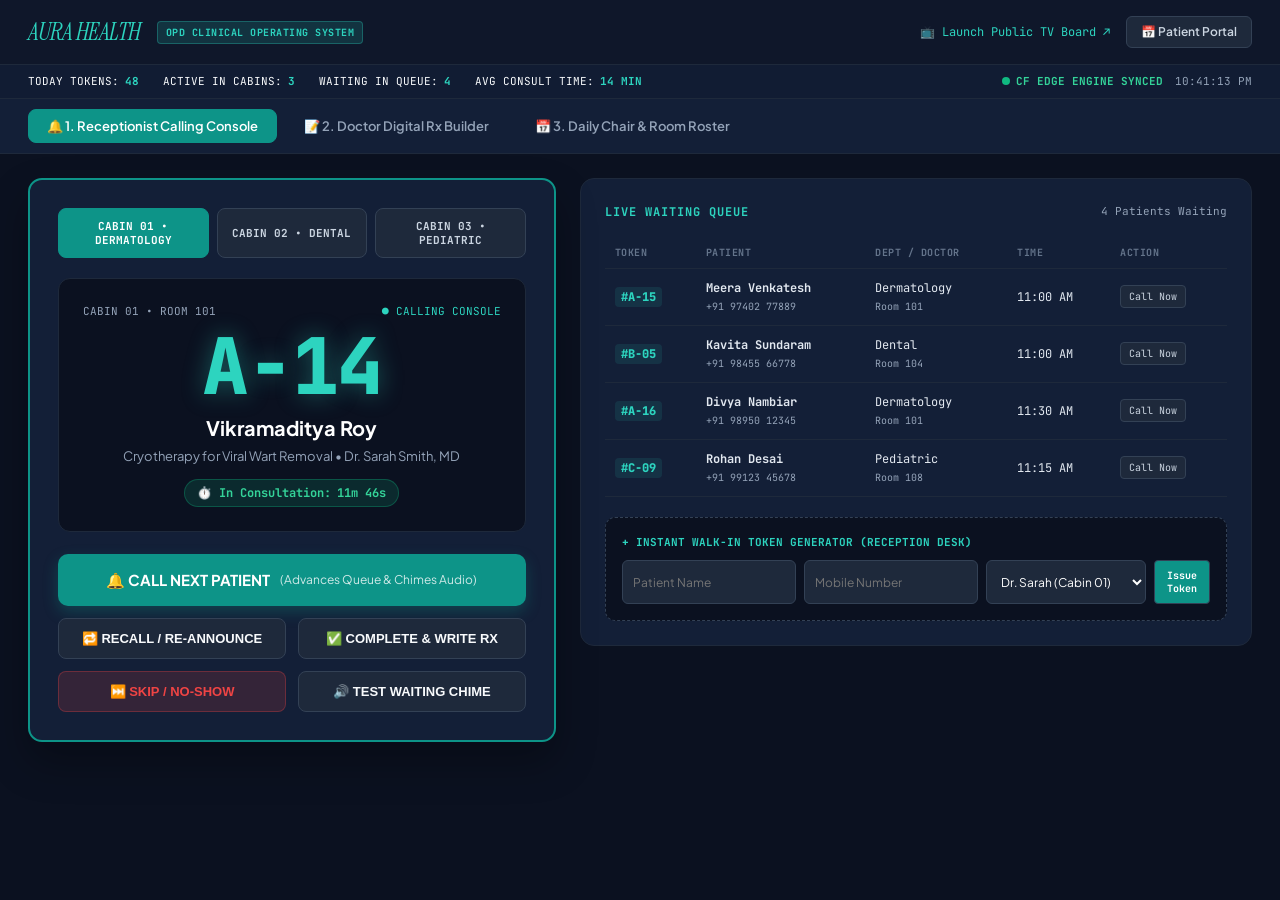
<file: public/admin.html>
<!DOCTYPE html>
<html lang="en">
<head>
  <meta charset="UTF-8">
  <meta name="viewport" content="width=device-width, initial-scale=1.0">
  <title data-wl-brand>AURA HEALTH // Clinical Reception Console & Rx Builder</title>
  <link rel="preconnect" href="https://fonts.googleapis.com">
  <link rel="preconnect" href="https://fonts.gstatic.com" crossorigin>
  <link href="https://fonts.googleapis.com/css2?family=Instrument+Serif:ital@0;1&family=JetBrains+Mono:wght@400;500;600;700;800&family=Plus+Jakarta+Sans:wght@400;500;600;700;800&display=swap" rel="stylesheet">
  <link rel="stylesheet" href="theme-tokens.css">
  <script src="whitelabel.js"></script>
  <style>
    :root {
      --admin-dark: #0F172A;
      --admin-surface: #1E293B;
      --admin-border: #334155;
      --admin-teal: #0D9488;
      --admin-teal-bright: #2DD4BF;
    }

    body {
      background: #0B1120;
      color: #F8FAFC;
      font-family: var(--font-primary, 'Plus Jakarta Sans', sans-serif);
      margin: 0;
      padding: 0;
      min-height: 100vh;
      display: flex;
      flex-direction: column;
    }

    /* Top Command Header */
    .admin-header {
      background: #0F172A;
      border-bottom: 1px solid #1E293B;
      padding: 14px 28px;
      display: flex;
      justify-content: space-between;
      align-items: center;
      position: sticky;
      top: 0;
      z-index: 50;
    }
    .brand-group {
      display: flex;
      align-items: center;
      gap: 16px;
    }
    .admin-logo {
      font-family: var(--font-accent);
      font-size: 24px;
      color: #FFFFFF;
      text-decoration: none;
      letter-spacing: -0.5px;
    }
    .admin-logo span {
      color: var(--admin-teal-bright);
      font-style: italic;
    }
    .badge-opd-hub {
      background: rgba(45, 212, 191, 0.15);
      border: 1px solid rgba(45, 212, 191, 0.3);
      color: var(--admin-teal-bright);
      padding: 3px 8px;
      border-radius: 4px;
      font-family: var(--font-mono);
      font-size: 10px;
      font-weight: 700;
      letter-spacing: 0.5px;
    }

    /* KPI Telemetry Ribbon */
    .kpi-ribbon {
      background: #111C33;
      border-bottom: 1px solid #1E293B;
      padding: 8px 28px;
      display: flex;
      justify-content: space-between;
      align-items: center;
      font-family: var(--font-mono);
      font-size: 11px;
    }
    .kpi-stats {
      display: flex;
      gap: 24px;
    }
    .kpi-stat-item {
      display: flex;
      align-items: center;
      gap: 6px;
    }
    .kpi-stat-val {
      font-weight: 700;
      color: var(--admin-teal-bright);
    }

    /* Navigation Tabs */
    .tab-bar {
      display: flex;
      gap: 8px;
      background: #131F37;
      padding: 10px 28px;
      border-bottom: 1px solid #1E293B;
    }
    .tab-btn {
      background: transparent;
      border: 1px solid transparent;
      color: #94A3B8;
      padding: 8px 18px;
      border-radius: 8px;
      font-family: var(--font-primary);
      font-size: 13px;
      font-weight: 600;
      cursor: pointer;
      display: flex;
      align-items: center;
      gap: 8px;
      transition: all 0.15s ease;
    }
    .tab-btn:hover {
      color: #FFFFFF;
      background: #1E293B;
    }
    .tab-btn.active {
      background: #0D9488;
      color: #FFFFFF;
      border-color: #0D9488;
    }

    .main-workspace {
      flex: 1;
      padding: 24px 28px 60px;
      max-width: 1400px;
      width: 100%;
      margin: 0 auto;
      box-sizing: border-box;
    }

    /* ========================================================
       TAB 1: RECEPTIONIST CALLING CONSOLE
       ======================================================== */
    .tab-content {
      display: none;
    }
    .tab-content.active {
      display: block;
    }

    .calling-layout {
      display: grid;
      grid-template-columns: 1.4fr 1fr;
      gap: 24px;
    }
    @media (max-width: 980px) {
      .calling-layout {
        grid-template-columns: 1fr;
      }
    }

    /* Active Serving Console Card */
    .hero-console-card {
      background: #131F37;
      border: 2px solid #0D9488;
      border-radius: 14px;
      padding: 28px;
      box-shadow: 0 20px 40px rgba(0,0,0,0.3);
      position: relative;
    }
    .console-cabin-selector {
      display: flex;
      gap: 8px;
      margin-bottom: 20px;
    }
    .cabin-tab-btn {
      flex: 1;
      background: #1E293B;
      border: 1px solid #334155;
      color: #CBD5E1;
      padding: 10px;
      border-radius: 8px;
      font-family: var(--font-mono);
      font-size: 11px;
      font-weight: 700;
      cursor: pointer;
      text-align: center;
      transition: all 0.15s ease;
    }
    .cabin-tab-btn.active {
      background: #0D9488;
      border-color: #0D9488;
      color: #FFFFFF;
    }

    .serving-token-box {
      background: #0B1120;
      border: 1px solid #1E293B;
      border-radius: 12px;
      padding: 24px;
      text-align: center;
      margin-bottom: 22px;
    }
    .serving-token-num {
      font-family: var(--font-mono);
      font-size: 78px;
      font-weight: 800;
      line-height: 1;
      color: var(--admin-teal-bright);
      letter-spacing: -2px;
      text-shadow: 0 0 25px rgba(45, 212, 191, 0.4);
      margin: 8px 0;
    }
    .serving-patient-name {
      font-size: 20px;
      font-weight: 700;
      color: #FFFFFF;
    }
    .serving-service-tag {
      font-size: 13px;
      color: #94A3B8;
      margin-top: 4px;
    }
    .timer-indicator {
      display: inline-flex;
      align-items: center;
      gap: 6px;
      background: rgba(16, 185, 129, 0.15);
      border: 1px solid rgba(16, 185, 129, 0.3);
      color: #34D399;
      padding: 4px 12px;
      border-radius: 20px;
      font-family: var(--font-mono);
      font-size: 12px;
      font-weight: 700;
      margin-top: 12px;
    }

    /* 4 Primary Calling Actions */
    .calling-actions-grid {
      display: grid;
      grid-template-columns: repeat(2, 1fr);
      gap: 12px;
    }
    .btn-action-primary {
      background: #0D9488;
      color: #FFFFFF;
      border: none;
      padding: 16px;
      border-radius: 10px;
      font-family: var(--font-primary);
      font-size: 15px;
      font-weight: 700;
      cursor: pointer;
      display: flex;
      align-items: center;
      justify-content: center;
      gap: 10px;
      box-shadow: 0 6px 15px rgba(13, 148, 136, 0.3);
      transition: all 0.15s ease;
      grid-column: span 2;
    }
    .btn-action-primary:hover {
      background: #0F766E;
      transform: translateY(-1px);
    }
    .btn-action-secondary {
      background: #1E293B;
      color: #F8FAFC;
      border: 1px solid #334155;
      padding: 12px;
      border-radius: 8px;
      font-size: 13px;
      font-weight: 600;
      cursor: pointer;
      display: flex;
      align-items: center;
      justify-content: center;
      gap: 8px;
      transition: all 0.15s ease;
    }
    .btn-action-secondary:hover {
      background: #334155;
    }
    .btn-action-danger {
      background: rgba(239, 68, 68, 0.15);
      color: #EF4444;
      border: 1px solid rgba(239, 68, 68, 0.3);
      padding: 12px;
      border-radius: 8px;
      font-size: 13px;
      font-weight: 600;
      cursor: pointer;
      display: flex;
      align-items: center;
      justify-content: center;
      gap: 8px;
    }
    .btn-action-danger:hover {
      background: #EF4444;
      color: #FFFFFF;
    }

    /* Queue Table Card */
    .queue-panel-card {
      background: #131F37;
      border: 1px solid #1E293B;
      border-radius: 14px;
      padding: 24px;
    }
    .panel-header-row {
      display: flex;
      justify-content: space-between;
      align-items: center;
      margin-bottom: 16px;
    }
    .panel-title {
      font-family: var(--font-mono);
      font-size: 12px;
      font-weight: 700;
      color: var(--admin-teal-bright);
      letter-spacing: 1px;
      text-transform: uppercase;
    }

    .admin-table {
      width: 100%;
      border-collapse: collapse;
      font-family: var(--font-mono);
      font-size: 12px;
    }
    .admin-table th {
      text-align: left;
      padding: 8px 10px;
      color: #64748B;
      font-size: 10px;
      border-bottom: 1px solid #1E293B;
      letter-spacing: 0.5px;
    }
    .admin-table td {
      padding: 10px;
      border-bottom: 1px solid #1E293B;
      color: #E2E8F0;
    }
    .table-token-badge {
      font-weight: 800;
      color: var(--admin-teal-bright);
      background: rgba(45, 212, 191, 0.1);
      padding: 2px 6px;
      border-radius: 4px;
    }
    .btn-row-action {
      background: #1E293B;
      border: 1px solid #334155;
      color: #CBD5E1;
      padding: 4px 8px;
      border-radius: 4px;
      cursor: pointer;
      font-size: 10px;
      font-family: var(--font-mono);
    }
    .btn-row-action:hover {
      background: #0D9488;
      color: #FFFFFF;
      border-color: #0D9488;
    }

    /* Quick Walk-In Form */
    .walkin-box {
      margin-top: 20px;
      background: #0B1120;
      border: 1px dashed #334155;
      border-radius: 10px;
      padding: 16px;
    }
    .walkin-input-row {
      display: grid;
      grid-template-columns: 1fr 1fr 1fr auto;
      gap: 8px;
      margin-top: 10px;
    }
    @media (max-width: 600px) {
      .walkin-input-row {
        grid-template-columns: 1fr;
      }
    }
    .admin-input {
      background: #1E293B;
      border: 1px solid #334155;
      color: #FFFFFF;
      padding: 8px 10px;
      border-radius: 6px;
      font-size: 12px;
      font-family: var(--font-primary);
    }
    .admin-input:focus {
      outline: none;
      border-color: #0D9488;
    }

    /* ========================================================
       TAB 2: DOCTOR DIGITAL PRESCRIPTION (RX) BUILDER
       ======================================================== */
    .rx-grid-container {
      display: grid;
      grid-template-columns: 1.4fr 1fr;
      gap: 24px;
    }
    @media (max-width: 1024px) {
      .rx-grid-container {
        grid-template-columns: 1fr;
      }
    }

    .rx-builder-panel {
      background: #131F37;
      border: 1px solid #1E293B;
      border-radius: 14px;
      padding: 28px;
    }
    .rx-header-row {
      display: flex;
      justify-content: space-between;
      align-items: center;
      margin-bottom: 20px;
      border-bottom: 1px solid #1E293B;
      padding-bottom: 14px;
    }

    /* Patient Vitals Bar */
    .vitals-bar-grid {
      display: grid;
      grid-template-columns: repeat(5, 1fr);
      gap: 10px;
      background: #0B1120;
      padding: 14px;
      border-radius: 10px;
      border: 1px solid #1E293B;
      margin-bottom: 20px;
    }
    @media (max-width: 600px) {
      .vitals-bar-grid {
        grid-template-columns: repeat(2, 1fr);
      }
    }
    .vitals-item {
      display: flex;
      flex-direction: column;
      gap: 4px;
    }
    .vitals-label {
      font-size: 10px;
      font-family: var(--font-mono);
      color: #94A3B8;
      font-weight: 700;
    }
    .vitals-input {
      background: #1E293B;
      border: 1px solid #334155;
      color: #FFFFFF;
      padding: 6px 8px;
      border-radius: 6px;
      font-size: 12px;
      font-family: var(--font-mono);
    }

    /* Dynamic Medication Rows */
    .med-table {
      width: 100%;
      border-collapse: collapse;
      margin-bottom: 16px;
    }
    .med-table th {
      text-align: left;
      font-family: var(--font-mono);
      font-size: 10px;
      color: #64748B;
      padding: 6px 8px;
      border-bottom: 1px solid #1E293B;
    }
    .med-table td {
      padding: 6px 4px;
      vertical-align: middle;
    }
    .btn-del-row {
      background: transparent;
      border: none;
      color: #EF4444;
      cursor: pointer;
      font-size: 16px;
      font-weight: bold;
      padding: 4px 8px;
    }
    .btn-add-med {
      background: #1E293B;
      border: 1px dashed #0D9488;
      color: var(--admin-teal-bright);
      padding: 8px 14px;
      border-radius: 6px;
      font-size: 12px;
      font-family: var(--font-mono);
      cursor: pointer;
      display: inline-flex;
      align-items: center;
      gap: 6px;
      margin-bottom: 20px;
    }
    .btn-add-med:hover {
      background: rgba(13, 148, 136, 0.15);
    }

    /* Letterhead Live Preview Side */
    .rx-preview-sheet {
      background: #FFFFFF;
      color: #0F172A;
      border-radius: 12px;
      padding: 28px;
      box-shadow: 0 10px 30px rgba(0,0,0,0.5);
      font-family: var(--font-primary);
      position: sticky;
      top: 100px;
    }
    .rx-sheet-header {
      display: flex;
      justify-content: space-between;
      border-bottom: 2px solid #0D9488;
      padding-bottom: 12px;
      margin-bottom: 16px;
    }
    .rx-symbol {
      font-family: serif;
      font-size: 32px;
      font-weight: 700;
      color: #0D9488;
      line-height: 1;
    }
    .rx-med-preview-row {
      display: flex;
      justify-content: space-between;
      font-size: 12px;
      padding: 6px 0;
      border-bottom: 1px dashed #E2E8F0;
    }

    /* WhatsApp Dispatch Button */
    .btn-wa-dispatch {
      width: 100%;
      background: #25D366;
      color: #FFFFFF;
      border: none;
      padding: 14px;
      border-radius: 8px;
      font-weight: 700;
      font-size: 14px;
      cursor: pointer;
      display: flex;
      align-items: center;
      justify-content: center;
      gap: 8px;
      margin-top: 16px;
      box-shadow: 0 6px 15px rgba(37,211,102,0.3);
    }
    .btn-wa-dispatch:hover {
      background: #1EBE5D;
    }

    /* ========================================================
       TAB 3: DAILY CHAIR / ROOM ROSTER
       ======================================================== */
    .roster-grid-card {
      background: #131F37;
      border: 1px solid #1E293B;
      border-radius: 14px;
      padding: 24px;
    }
    .roster-table {
      width: 100%;
      border-collapse: collapse;
      font-family: var(--font-mono);
      font-size: 12px;
      margin-top: 16px;
    }
    .roster-table th {
      background: #0B1120;
      padding: 12px;
      text-align: left;
      color: #94A3B8;
      border: 1px solid #1E293B;
    }
    .roster-table td {
      padding: 12px;
      border: 1px solid #1E293B;
      color: #E2E8F0;
    }
    .roster-slot-completed {
      background: rgba(16, 185, 129, 0.15);
      border-left: 4px solid #10B981;
      padding: 6px 8px;
      border-radius: 4px;
      color: #34D399;
      font-size: 11px;
    }
    .roster-slot-active {
      background: rgba(245, 158, 11, 0.15);
      border-left: 4px solid #F59E0B;
      padding: 6px 8px;
      border-radius: 4px;
      color: #FBBF24;
      font-size: 11px;
    }
    .roster-slot-scheduled {
      background: rgba(14, 165, 233, 0.15);
      border-left: 4px solid #0EA5E9;
      padding: 6px 8px;
      border-radius: 4px;
      color: #38BDF8;
      font-size: 11px;
    }
    .roster-slot-break {
      background: #0B1120;
      color: #64748B;
      font-size: 11px;
      padding: 6px 8px;
      text-align: center;
    }

    /* Print Preview Styles */
    @media print {
      body * {
        visibility: hidden;
      }
      .rx-preview-sheet, .rx-preview-sheet * {
        visibility: visible;
      }
      .rx-preview-sheet {
        position: absolute;
        left: 0;
        top: 0;
        width: 100%;
        box-shadow: none;
      }
    }
  </style>
</head>
<body data-layout-archetype="clinical-scheduler-admin">

  <!-- Command Top Bar -->
  <header class="admin-header">
    <div class="brand-group">
      <a href="admin.html" class="admin-logo">
        <span data-wl-brand>AURA HEALTH</span>
      </a>
      <span class="badge-opd-hub">OPD CLINICAL OPERATING SYSTEM</span>
    </div>

    <div style="display:flex; align-items:center; gap:16px;">
      <a href="index.html?view=tv" target="_blank" style="color:var(--admin-teal-bright); font-size:12px; font-family:var(--font-mono); text-decoration:none; display:flex; align-items:center; gap:6px;">
        <span>📺 Launch Public TV Board ↗</span>
      </a>
      <a href="index.html" style="background:#1E293B; color:#CBD5E1; text-decoration:none; font-size:12px; font-weight:600; padding:6px 14px; border-radius:6px; border:1px solid #334155;">
        📅 Patient Portal
      </a>
    </div>
  </header>

  <!-- Telemetry KPI Ribbon -->
  <div class="kpi-ribbon">
    <div class="kpi-stats">
      <div class="kpi-stat-item">
        <span>TODAY TOKENS:</span>
        <span class="kpi-stat-val" id="kpiTodayCount">48</span>
      </div>
      <div class="kpi-stat-item">
        <span>ACTIVE IN CABINS:</span>
        <span class="kpi-stat-val" id="kpiServingCount">3</span>
      </div>
      <div class="kpi-stat-item">
        <span>WAITING IN QUEUE:</span>
        <span class="kpi-stat-val" id="kpiWaitCount">4</span>
      </div>
      <div class="kpi-stat-item">
        <span>AVG CONSULT TIME:</span>
        <span class="kpi-stat-val">14 MIN</span>
      </div>
    </div>
    <div style="display:flex; align-items:center; gap:12px;">
      <span class="pulse-badge"><span class="pulse-dot"></span> <span style="color:#34D399; font-weight:700;">CF EDGE ENGINE SYNCED</span></span>
      <span id="adminTimeDisplay" style="color:#94A3B8;">10:45:32 AM</span>
    </div>
  </div>

  <!-- Navigation Tabs -->
  <nav class="tab-bar">
    <button class="tab-btn active" onclick="switchAdminTab('calling', this)">
      <span>🔔 1. Receptionist Calling Console</span>
    </button>
    <button class="tab-btn" onclick="switchAdminTab('rx', this)">
      <span>📝 2. Doctor Digital Rx Builder</span>
    </button>
    <button class="tab-btn" onclick="switchAdminTab('roster', this)">
      <span>📅 3. Daily Chair & Room Roster</span>
    </button>
  </nav>

  <!-- Main Admin Workspace -->
  <main class="main-workspace">

    <!-- ========================================================
         TAB 1: RECEPTIONIST CALLING CONSOLE
         ======================================================== -->
    <div id="tabCalling" class="tab-content active">
      <div class="calling-layout">
        
        <!-- Left: Active Serving Hero Console -->
        <div class="hero-console-card">
          <div class="console-cabin-selector">
            <button class="cabin-tab-btn active" onclick="selectConsoleCabin('doc_01', 'Cabin 01 (Room 101)', 'Dr. Sarah Smith, MD', 'Dermatology & Skin Clinic', 'A', this)">
              CABIN 01 • DERMATOLOGY
            </button>
            <button class="cabin-tab-btn" onclick="selectConsoleCabin('doc_02', 'Cabin 02 (Room 104)', 'Dr. Arvind Menon, BDS', 'Dental & Orthodontics', 'B', this)">
              CABIN 02 • DENTAL
            </button>
            <button class="cabin-tab-btn" onclick="selectConsoleCabin('doc_03', 'Cabin 03 (Room 108)', 'Dr. Shalini Ray, MBBS', 'General & Pediatrics', 'C', this)">
              CABIN 03 • PEDIATRIC
            </button>
          </div>

          <div class="serving-token-box">
            <div style="display:flex; justify-content:space-between; font-family:var(--font-mono); font-size:11px; color:#94A3B8;">
              <span id="activeCabinRoomLabel">CABIN 01 • ROOM 101</span>
              <span style="color:#2DD4BF;">● CALLING CONSOLE</span>
            </div>

            <div class="serving-token-num" id="activeTokenNum">A-14</div>
            <div class="serving-patient-name" id="activePatientName">Vikramaditya Roy</div>
            <div class="serving-service-tag" id="activeServiceTag">Cryotherapy for Viral Wart Removal • Dr. Sarah Smith, MD</div>

            <div>
              <span class="timer-indicator">
                <span>⏱️ In Consultation:</span>
                <span id="consultTimer">11m 45s</span>
              </span>
            </div>
          </div>

          <!-- 4 Core Calling Actions -->
          <div class="calling-actions-grid">
            <button class="btn-action-primary" onclick="triggerCallNext()">
              <span>🔔 CALL NEXT PATIENT</span>
              <span style="font-size:12px; font-weight:normal; opacity:0.8;">(Advances Queue & Chimes Audio)</span>
            </button>

            <button class="btn-action-secondary" onclick="triggerRecall()">
              <span>🔁 RECALL / RE-ANNOUNCE</span>
            </button>

            <button class="btn-action-secondary" onclick="triggerCompleteAndRx()">
              <span>✅ COMPLETE & WRITE RX</span>
            </button>

            <button class="btn-action-danger" onclick="triggerSkip()">
              <span>⏭️ SKIP / NO-SHOW</span>
            </button>

            <button class="btn-action-secondary" onclick="testPaChimeOnly()">
              <span>🔊 TEST WAITING CHIME</span>
            </button>
          </div>
        </div>

        <!-- Right: Waiting Queue Table & Walk-In Creator -->
        <div>
          <div class="queue-panel-card">
            <div class="panel-header-row">
              <span class="panel-title">LIVE WAITING QUEUE</span>
              <span style="font-family:var(--font-mono); font-size:11px; color:#94A3B8;" id="queueCountBadge">4 Patients Waiting</span>
            </div>

            <table class="admin-table">
              <thead>
                <tr>
                  <th>TOKEN</th>
                  <th>PATIENT</th>
                  <th>DEPT / DOCTOR</th>
                  <th>TIME</th>
                  <th>ACTION</th>
                </tr>
              </thead>
              <tbody id="adminQueueRows">
                <tr>
                  <td><span class="table-token-badge">#A-15</span></td>
                  <td><strong>Meera Venkatesh</strong><br><span style="font-size:10px; color:#94A3B8;">+91 97402 77889</span></td>
                  <td>Dermatology<br><span style="font-size:10px; color:#94A3B8;">Room 101</span></td>
                  <td>11:00 AM</td>
                  <td><button class="btn-row-action" onclick="callDirectToken('A-15', 'Meera Venkatesh', 'doc_01')">Call Now</button></td>
                </tr>
                <tr>
                  <td><span class="table-token-badge">#B-05</span></td>
                  <td><strong>Kavita Sundaram</strong><br><span style="font-size:10px; color:#94A3B8;">+91 98455 66778</span></td>
                  <td>Dental<br><span style="font-size:10px; color:#94A3B8;">Room 104</span></td>
                  <td>11:00 AM</td>
                  <td><button class="btn-row-action" onclick="callDirectToken('B-05', 'Kavita Sundaram', 'doc_02')">Call Now</button></td>
                </tr>
                <tr>
                  <td><span class="table-token-badge">#A-16</span></td>
                  <td><strong>Divya Nambiar</strong><br><span style="font-size:10px; color:#94A3B8;">+91 98950 12345</span></td>
                  <td>Dermatology<br><span style="font-size:10px; color:#94A3B8;">Room 101</span></td>
                  <td>11:30 AM</td>
                  <td><button class="btn-row-action" onclick="callDirectToken('A-16', 'Divya Nambiar', 'doc_01')">Call Now</button></td>
                </tr>
                <tr>
                  <td><span class="table-token-badge">#C-09</span></td>
                  <td><strong>Rohan Desai</strong><br><span style="font-size:10px; color:#94A3B8;">+91 99123 45678</span></td>
                  <td>Pediatric<br><span style="font-size:10px; color:#94A3B8;">Room 108</span></td>
                  <td>11:15 AM</td>
                  <td><button class="btn-row-action" onclick="callDirectToken('C-09', 'Rohan Desai', 'doc_03')">Call Now</button></td>
                </tr>
              </tbody>
            </table>

            <!-- Quick Walk-In Registration Bar -->
            <div class="walkin-box">
              <div style="font-size:11px; font-family:var(--font-mono); font-weight:700; color:var(--admin-teal-bright);">
                + INSTANT WALK-IN TOKEN GENERATOR (RECEPTION DESK)
              </div>
              <div class="walkin-input-row">
                <input type="text" id="walkinName" class="admin-input" placeholder="Patient Name">
                <input type="tel" id="walkinPhone" class="admin-input" placeholder="Mobile Number">
                <select id="walkinDoctor" class="admin-input">
                  <option value="doc_01">Dr. Sarah (Cabin 01)</option>
                  <option value="doc_02">Dr. Arvind (Cabin 02)</option>
                  <option value="doc_03">Dr. Shalini (Cabin 03)</option>
                </select>
                <button class="btn-row-action" style="background:#0D9488; color:#FFF; padding:8px 12px; font-weight:700;" onclick="submitWalkIn()">
                  Issue Token
                </button>
              </div>
            </div>
          </div>
        </div>

      </div>
    </div>

    <!-- ========================================================
         TAB 2: DOCTOR DIGITAL PRESCRIPTION (RX) BUILDER
         ======================================================== -->
    <div id="tabRx" class="tab-content">
      <div class="rx-grid-container">
        
        <!-- Left: Clinical Input Form -->
        <div class="rx-builder-panel">
          <div class="rx-header-row">
            <div>
              <h2 style="font-size:18px; font-weight:700; color:#FFFFFF;">Doctor Digital Rx & Treatment Pad</h2>
              <div style="font-size:11px; color:#94A3B8; font-family:var(--font-mono); margin-top:2px;">
                E-Prescription generator with structured medicines & 1-click WhatsApp dispatch
              </div>
            </div>
            <button class="btn-row-action" style="padding:6px 12px;" onclick="loadActiveConsultationData()">
              ⚡ Load Active Patient
            </button>
          </div>

          <!-- Patient Identity -->
          <div style="display:grid; grid-template-columns: 2fr 1fr 1fr 1.5fr; gap:10px; margin-bottom:16px;">
            <div>
              <label class="vitals-label">Patient Name *</label>
              <input type="text" id="rxPatientName" class="admin-input" style="width:100%;" value="Vikramaditya Roy">
            </div>
            <div>
              <label class="vitals-label">Age</label>
              <input type="number" id="rxPatientAge" class="admin-input" style="width:100%;" value="35">
            </div>
            <div>
              <label class="vitals-label">Gender</label>
              <select id="rxPatientGender" class="admin-input" style="width:100%;">
                <option value="Male" selected>Male</option>
                <option value="Female">Female</option>
                <option value="Other">Other</option>
              </select>
            </div>
            <div>
              <label class="vitals-label">WhatsApp Mobile *</label>
              <input type="tel" id="rxPatientPhone" class="admin-input" style="width:100%;" value="+91 99801 44556">
            </div>
          </div>

          <!-- Patient Vitals Bar -->
          <div class="vitals-bar-grid">
            <div class="vitals-item">
              <span class="vitals-label">BP (mmHg)</span>
              <input type="text" id="rxBp" class="vitals-input" value="122/80">
            </div>
            <div class="vitals-item">
              <span class="vitals-label">Pulse (bpm)</span>
              <input type="text" id="rxPulse" class="vitals-input" value="74">
            </div>
            <div class="vitals-item">
              <span class="vitals-label">Weight (kg)</span>
              <input type="text" id="rxWeight" class="vitals-input" value="72">
            </div>
            <div class="vitals-item">
              <span class="vitals-label">Temp (°F)</span>
              <input type="text" id="rxTemp" class="vitals-input" value="98.4">
            </div>
            <div class="vitals-item">
              <span class="vitals-label">SpO2 (%)</span>
              <input type="text" id="rxSpo2" class="vitals-input" value="99%">
            </div>
          </div>

          <!-- Diagnosis -->
          <div style="margin-bottom:18px;">
            <label class="vitals-label">Clinical Diagnosis & Findings *</label>
            <input type="text" id="rxDiagnosis" class="admin-input" style="width:100%; margin-top:4px;" value="Verruca Vulgaris (Right Forearm) Post-Cryotherapy Care" placeholder="e.g. Acne Vulgaris Grade II, Acute Gingivitis, etc.">
          </div>

          <!-- Dynamic Medication Rows -->
          <div style="margin-bottom:8px; display:flex; justify-content:space-between; align-items:center;">
            <label class="vitals-label">Prescribed Medications & Posology</label>
            <span style="font-size:10px; color:#94A3B8; font-family:var(--font-mono);">Format: Drug | Dose | Frequency | Duration | Timing</span>
          </div>

          <table class="med-table" id="medTable">
            <thead>
              <tr>
                <th style="width:34%;">DRUG NAME</th>
                <th style="width:18%;">DOSAGE</th>
                <th style="width:16%;">FREQ</th>
                <th style="width:14%;">DAYS</th>
                <th style="width:18%;">INSTRUCTIONS</th>
                <th></th>
              </tr>
            </thead>
            <tbody id="medTableBody">
              <tr>
                <td><input type="text" class="admin-input med-name" style="width:100%;" value="Mupirocin Ointment 2%"></td>
                <td><input type="text" class="admin-input med-dose" style="width:100%;" value="Thin Film"></td>
                <td><input type="text" class="admin-input med-freq" style="width:100%;" value="1-0-1"></td>
                <td><input type="text" class="admin-input med-days" style="width:100%;" value="7 Days"></td>
                <td><input type="text" class="admin-input med-inst" style="width:100%;" value="Apply after clean wash"></td>
                <td><button type="button" class="btn-del-row" onclick="deleteMedRow(this)">×</button></td>
              </tr>
              <tr>
                <td><input type="text" class="admin-input med-name" style="width:100%;" value="Levocetirizine 5mg"></td>
                <td><input type="text" class="admin-input med-dose" style="width:100%;" value="1 Tab"></td>
                <td><input type="text" class="admin-input med-freq" style="width:100%;" value="0-0-1"></td>
                <td><input type="text" class="admin-input med-days" style="width:100%;" value="5 Days"></td>
                <td><input type="text" class="admin-input med-inst" style="width:100%;" value="Bedtime if itching"></td>
                <td><button type="button" class="btn-del-row" onclick="deleteMedRow(this)">×</button></td>
              </tr>
            </tbody>
          </table>

          <button type="button" class="btn-add-med" onclick="addMedRow()">
            <span>+ Add Medicine Row</span>
          </button>

          <!-- Doctor Advice & Follow-Up -->
          <div style="display:grid; grid-template-columns: 2fr 1fr; gap:12px; margin-bottom:18px;">
            <div>
              <label class="vitals-label">Doctor Advice & Lifestyle Guidance</label>
              <textarea id="rxAdvice" class="admin-input" rows="2" style="width:100%; resize:vertical;">Keep treated area dry for 24 hours. Do not pick or scratch blister. Apply sterile dressing if oozing.</textarea>
            </div>
            <div>
              <label class="vitals-label">Next Review / Follow-Up</label>
              <input type="text" id="rxFollowUp" class="admin-input" style="width:100%;" value="14 Days (15 Nov 2026)">
            </div>
          </div>

          <!-- Bottom Actions -->
          <div style="display:flex; gap:12px;">
            <button class="btn-action-primary" style="grid-column:auto; flex:1;" onclick="saveAndPreviewRx()">
              <span>💾 SAVE PRESCRIPTION TO API</span>
            </button>
            <button class="btn-action-secondary" onclick="window.print()">
              <span>🖨️ Print Rx Sheet</span>
            </button>
          </div>
        </div>

        <!-- Right: Official Letterhead Live Preview & WhatsApp Dispatch -->
        <div>
          <div class="rx-preview-sheet" id="rxPrintSheet">
            <div class="rx-sheet-header">
              <div>
                <div style="font-family:var(--font-accent); font-size:22px; font-weight:700; color:#0F172A;" data-wl-brand>
                  AURA HEALTH CLINICS
                </div>
                <div style="font-size:11px; color:#64748B; font-family:var(--font-mono);">
                  NABH ACCREDITED DAYCARE • LICENSE: #KL-MED-8841
                </div>
                <div style="font-size:11px; color:#64748B;" id="letterheadDoc">
                  Dr. Sarah Smith, MD (Chief Dermatologist) • Room 101
                </div>
              </div>
              <div style="text-align:right;">
                <div class="rx-symbol">℞</div>
                <div style="font-size:10px; font-family:var(--font-mono); color:#64748B;" id="letterheadDate">
                  DATE: 01-NOV-2026
                </div>
              </div>
            </div>

            <!-- Patient Info Bar -->
            <div style="background:#F8FAFC; border:1px solid #E2E8F0; border-radius:6px; padding:10px; margin-bottom:14px; font-size:12px; display:flex; justify-content:space-between;">
              <div>
                <strong>Patient:</strong> <span id="previewPatName">Vikramaditya Roy</span> (<span id="previewPatAge">35</span>y / <span id="previewPatGen">Male</span>)<br>
                <strong>Phone:</strong> <span id="previewPatPhone">+91 99801 44556</span>
              </div>
              <div style="text-align:right; font-family:var(--font-mono); font-size:11px; color:#475569;">
                <div>BP: <span id="previewBp">122/80</span> | Pulse: <span id="previewPulse">74</span></div>
                <div>Wt: <span id="previewWeight">72kg</span> | SpO2: <span id="previewSpo2">99%</span></div>
              </div>
            </div>

            <!-- Diagnosis -->
            <div style="margin-bottom:14px; font-size:12px;">
              <strong>DIAGNOSIS:</strong> <span id="previewDiag" style="color:#0D9488; font-weight:700;">Verruca Vulgaris Post-Cryotherapy Care</span>
            </div>

            <!-- Prescribed Drugs -->
            <div style="font-size:11px; font-weight:700; color:#64748B; border-bottom:1px solid #CBD5E1; padding-bottom:4px; margin-bottom:6px;">
              RX MEDICATIONS:
            </div>
            <div id="previewMedList">
              <div class="rx-med-preview-row">
                <span>1. Mupirocin Ointment 2% (Thin Film)</span>
                <span><strong>1-0-1</strong> • 7 Days (After wash)</span>
              </div>
              <div class="rx-med-preview-row">
                <span>2. Levocetirizine 5mg (1 Tab)</span>
                <span><strong>0-0-1</strong> • 5 Days (At bedtime)</span>
              </div>
            </div>

            <!-- Advice & Sign -->
            <div style="margin-top:16px; font-size:11px; color:#475569;">
              <strong>Advice:</strong> <span id="previewAdvice">Keep treated area dry for 24 hours. Do not pick blister.</span><br>
              <strong>Review:</strong> <span id="previewFollowUp">14 Days (15 Nov 2026)</span>
            </div>

            <div style="margin-top:24px; display:flex; justify-content:space-between; align-items:flex-end;">
              <div style="font-size:9px; font-family:var(--font-mono); color:#94A3B8;">
                SYSTEM GENERATED DIGITAL RX • DISPATCHED VIA EDGE API
              </div>
              <div style="text-align:center;">
                <div style="font-family:'Instrument Serif'; font-style:italic; font-size:20px; color:#0D9488;">Dr. Sarah Smith</div>
                <div style="border-top:1px solid #CBD5E1; font-size:10px; font-family:var(--font-mono); color:#64748B; padding-top:2px;">
                  SIGNATURE & REG SEAL
                </div>
              </div>
            </div>
          </div>

          <!-- 1-Click WhatsApp PDF Rx Dispatch -->
          <button class="btn-wa-dispatch" id="btnDispatchWa" onclick="dispatchRxWhatsApp()">
            <span>💬 1-CLICK DISPATCH RX VIA WHATSAPP</span>
          </button>
        </div>

      </div>
    </div>

    <!-- ========================================================
         TAB 3: DAILY CHAIR & ROOM ROSTER
         ======================================================== -->
    <div id="tabRoster" class="tab-content">
      <div class="roster-grid-card">
        <div class="panel-header-row">
          <div>
            <span class="panel-title">DAILY CHAIR & CLINICAL CABIN ROSTER</span>
            <div style="font-size:12px; color:#94A3B8; margin-top:2px;">
              Real-time room occupancy, chair sanitization turnaround, and day schedule breakdown
            </div>
          </div>
          <span class="pulse-badge"><span class="pulse-dot"></span> <span style="font-size:11px; color:#34D399; font-weight:700;">DAY SHIFT ACTIVE</span></span>
        </div>

        <table class="roster-table">
          <thead>
            <tr>
              <th style="width:14%;">TIME SLOT</th>
              <th style="width:28%;">CHAIR 01: DERMATOLOGY & LASER<br><span style="font-size:10px; font-weight:normal; color:#64748B;">Dr. Sarah Smith • Room 101</span></th>
              <th style="width:28%;">CHAIR 02: DENTAL OPERATORY<br><span style="font-size:10px; font-weight:normal; color:#64748B;">Dr. Arvind Menon • Room 104</span></th>
              <th style="width:28%;">CHAIR 03: PEDIATRIC / GENERAL<br><span style="font-size:10px; font-weight:normal; color:#64748B;">Dr. Shalini Ray • Room 108</span></th>
            </tr>
          </thead>
          <tbody>
            <tr>
              <td><strong>09:30 AM</strong></td>
              <td><div class="roster-slot-completed">✔ #A-12 Ananya Sharma (Carbon Peel)</div></td>
              <td><div class="roster-slot-completed">✔ #B-03 Girish Prabhu (Checkup)</div></td>
              <td><div class="roster-slot-completed">✔ #C-06 Baby Siya (Vaccine)</div></td>
            </tr>
            <tr>
              <td><strong>10:15 AM</strong></td>
              <td><div class="roster-slot-active">⚡ #A-14 Vikramaditya Roy (Cryo Wart)</div></td>
              <td><div class="roster-slot-active">⚡ #B-04 Rahul Krishnan (RCT Stage 2)</div></td>
              <td><div class="roster-slot-active">⚡ #C-08 Aarav Patel (Asthma Review)</div></td>
            </tr>
            <tr>
              <td><strong>11:00 AM</strong></td>
              <td><div class="roster-slot-scheduled">⏳ #A-15 Meera Venkatesh (Melasma)</div></td>
              <td><div class="roster-slot-scheduled">⏳ #B-05 Kavita Sundaram (Scaling)</div></td>
              <td><div class="roster-slot-scheduled">⏳ #C-09 Rohan Desai (Growth Check)</div></td>
            </tr>
            <tr>
              <td><strong>11:45 AM</strong></td>
              <td><div class="roster-slot-scheduled">⏳ #A-16 Divya Nambiar (Glow Peel)</div></td>
              <td><div class="roster-slot-scheduled">⏳ #B-06 Walk-in Slot (Open)</div></td>
              <td><div class="roster-slot-scheduled">⏳ #C-10 General Followup (Open)</div></td>
            </tr>
            <tr>
              <td><strong>01:00 PM</strong></td>
              <td colspan="3"><div class="roster-slot-break">☕ CLINICAL SANITIZATION & DOCTOR LUNCH BREAK (13:00 – 14:00)</div></td>
            </tr>
            <tr>
              <td><strong>02:30 PM</strong></td>
              <td><div class="roster-slot-scheduled">📅 Slot Booked (HydraFacial MD)</div></td>
              <td><div class="roster-slot-scheduled">📅 Slot Booked (Teeth Whitening)</div></td>
              <td><div class="roster-slot-scheduled">📅 Slot Booked (Child OPD)</div></td>
            </tr>
            <tr>
              <td><strong>03:30 PM</strong></td>
              <td><div class="roster-slot-scheduled">📅 Afternoon Consultation Slot</div></td>
              <td><div class="roster-slot-scheduled">📅 Implant Consultation Slot</div></td>
              <td><div class="roster-slot-scheduled">📅 Afternoon OPD Slot</div></td>
            </tr>
          </tbody>
        </table>
      </div>
    </div>

  </main>

  <script>
    // Console State
    const adminState = {
      activeDocId: 'doc_01',
      activeRoom: 'Cabin 01 (Room 101)',
      activeDocName: 'Dr. Sarah Smith, MD',
      activeDept: 'Dermatology & Skin Clinic',
      activeTokenPrefix: 'A',
      activeToken: 'A-14',
      activePatient: 'Vikramaditya Roy',
      activePhone: '+91 99801 44556',
      activeService: 'Cryotherapy for Viral Wart Removal',
      consultSeconds: 705, // 11m 45s
      queue: [
        { token: 'A-15', patient: 'Meera Venkatesh', phone: '+91 97402 77889', dept: 'Dermatology', room: 'Room 101', time: '11:00 AM', docId: 'doc_01' },
        { token: 'B-05', patient: 'Kavita Sundaram', phone: '+91 98455 66778', dept: 'Dental', room: 'Room 104', time: '11:00 AM', docId: 'doc_02' },
        { token: 'A-16', patient: 'Divya Nambiar', phone: '+91 98950 12345', dept: 'Dermatology', room: 'Room 101', time: '11:30 AM', docId: 'doc_01' },
        { token: 'C-09', patient: 'Rohan Desai', phone: '+91 99123 45678', dept: 'Pediatric', room: 'Room 108', time: '11:15 AM', docId: 'doc_03' }
      ]
    };

    // Tab Switcher
    function switchAdminTab(tabName, btnEl) {
      document.querySelectorAll('.tab-btn').forEach(b => b.classList.remove('active'));
      document.querySelectorAll('.tab-content').forEach(c => c.classList.remove('active'));

      btnEl.classList.add('active');
      if (tabName === 'calling') {
        document.getElementById('tabCalling').classList.add('active');
      } else if (tabName === 'rx') {
        document.getElementById('tabRx').classList.add('active');
      } else if (tabName === 'roster') {
        document.getElementById('tabRoster').classList.add('active');
      }
    }

    // Cabin Selector
    function selectConsoleCabin(docId, room, docName, dept, prefix, btnEl) {
      document.querySelectorAll('.cabin-tab-btn').forEach(b => b.classList.remove('active'));
      btnEl.classList.add('active');

      adminState.activeDocId = docId;
      adminState.activeRoom = room;
      adminState.activeDocName = docName;
      adminState.activeDept = dept;
      adminState.activeTokenPrefix = prefix;

      document.getElementById('activeCabinRoomLabel').textContent = room.toUpperCase();

      if (docId === 'doc_01') {
        updateActiveDisplay('A-14', 'Vikramaditya Roy', '+91 99801 44556', 'Cryotherapy for Viral Wart Removal • ' + docName);
      } else if (docId === 'doc_02') {
        updateActiveDisplay('B-04', 'Rahul Krishnan', '+91 98860 33445', 'Root Canal Treatment (Stage 2) • ' + docName);
      } else {
        updateActiveDisplay('C-08', 'Master Aarav Patel', '+91 99001 22334', 'Seasonal Asthma & Nebulization • ' + docName);
      }
    }

    function updateActiveDisplay(token, patient, phone, service) {
      adminState.activeToken = token;
      adminState.activePatient = patient;
      adminState.activePhone = phone;
      adminState.activeService = service;

      document.getElementById('activeTokenNum').textContent = token;
      document.getElementById('activePatientName').textContent = patient;
      document.getElementById('activeServiceTag').textContent = service;
      adminState.consultSeconds = 0;
    }

    // Live Consult Timer
    setInterval(() => {
      adminState.consultSeconds++;
      const mins = Math.floor(adminState.consultSeconds / 60);
      const secs = adminState.consultSeconds % 60;
      const str = `${mins}m ${secs < 10 ? '0' : ''}${secs}s`;
      const el = document.getElementById('consultTimer');
      if (el) el.textContent = str;
    }, 1000);

    // Live Clock
    function updateAdminClock() {
      const now = new Date();
      const timeStr = now.toLocaleTimeString([], { hour: '2-digit', minute: '2-digit', second: '2-digit' });
      const el = document.getElementById('adminTimeDisplay');
      if (el) el.textContent = timeStr;
    }
    setInterval(updateAdminClock, 1000);
    updateAdminClock();

    // ========================================================
    // CALLING ACTIONS (Web Audio + Speech Synthesis + API)
    // ========================================================
    let audioCtx = null;
    function playChime(text) {
      try {
        const AudioContext = window.AudioContext || window.webkitAudioContext;
        if (!AudioContext) return;
        if (!audioCtx) audioCtx = new AudioContext();
        if (audioCtx.state === 'suspended') audioCtx.resume();

        const now = audioCtx.currentTime;
        // E5 note
        const osc1 = audioCtx.createOscillator();
        const gain1 = audioCtx.createGain();
        osc1.frequency.setValueAtTime(659.25, now);
        gain1.gain.setValueAtTime(0.3, now);
        gain1.gain.exponentialRampToValueAtTime(0.001, now + 0.6);
        osc1.connect(gain1);
        gain1.connect(audioCtx.destination);
        osc1.start(now);
        osc1.stop(now + 0.65);

        // C5 note
        const osc2 = audioCtx.createOscillator();
        const gain2 = audioCtx.createGain();
        osc2.frequency.setValueAtTime(523.25, now + 0.45);
        gain2.gain.setValueAtTime(0.35, now + 0.45);
        gain2.gain.exponentialRampToValueAtTime(0.001, now + 1.2);
        osc2.connect(gain2);
        gain2.connect(audioCtx.destination);
        osc2.start(now + 0.45);
        osc2.stop(now + 1.25);

        if (text && 'speechSynthesis' in window) {
          setTimeout(() => {
            try {
              window.speechSynthesis.cancel();
              const utterance = new SpeechSynthesisUtterance(text);
              utterance.rate = 0.95;
              utterance.pitch = 1.05;
              window.speechSynthesis.speak(utterance);
            } catch (err) {}
          }, 1100);
        }
      } catch (e) {
        console.error('Audio chime error:', e);
      }
    }

    async function triggerCallNext() {
      // Find next in queue for current doctor or first in queue
      const qIdx = adminState.queue.findIndex(q => q.docId === adminState.activeDocId);
      if (qIdx !== -1) {
        const next = adminState.queue.splice(qIdx, 1)[0];
        updateActiveDisplay(next.token, next.patient, next.phone, `${next.dept} Consultation • ${adminState.activeDocName}`);
        renderQueueTable();
        playChime(`Ding-Dong! Now calling Token ${next.token}, ${next.patient}, for ${adminState.activeDocName}, ${adminState.activeRoom}`);
      } else if (adminState.queue.length > 0) {
        const next = adminState.queue.shift();
        updateActiveDisplay(next.token, next.patient, next.phone, `${next.dept} Consultation • ${adminState.activeDocName}`);
        renderQueueTable();
        playChime(`Ding-Dong! Now calling Token ${next.token}, ${next.patient}, for ${adminState.activeDocName}, ${adminState.activeRoom}`);
      } else {
        alert('All waiting patients in queue have been called!');
      }

      // Notify Cloudflare Functions API
      try {
        await fetch('/api/queue', {
          method: 'POST',
          headers: { 'Content-Type': 'application/json' },
          body: JSON.stringify({ action: 'call_next', practitioner_id: adminState.activeDocId })
        });
      } catch (e) {}
    }

    function triggerRecall() {
      playChime(`Ding-Dong! Reminder: Token ${adminState.activeToken}, ${adminState.activePatient}, please proceed to ${adminState.activeRoom}`);
    }

    function triggerCompleteAndRx() {
      const oldToken = adminState.activeToken;
      const oldPatient = adminState.activePatient;
      // Preload to Rx tab
      loadPatientToRx(oldPatient, adminState.activePhone, 'Consultation Completed. Follow-up regimen.');
      // Switch tab to Rx
      const tabBtn = document.querySelectorAll('.tab-btn')[1];
      switchAdminTab('rx', tabBtn);
      alert(`Consultation for ${oldToken} (${oldPatient}) marked complete. Rx builder is ready for your prescription.`);
    }

    function triggerSkip() {
      const skipped = adminState.activeToken;
      updateActiveDisplay('---', 'Ready for Next', '', 'Free Cabin');
      playChime(`Token ${skipped} marked as no show.`);
    }

    function testPaChimeOnly() {
      playChime(`Ding-Dong! Token ${adminState.activeToken}, ${adminState.activePatient}, ${adminState.activeDocName}, ${adminState.activeRoom}`);
    }

    function callDirectToken(token, patient, docId) {
      const idx = adminState.queue.findIndex(q => q.token === token);
      if (idx !== -1) {
        adminState.queue.splice(idx, 1);
        updateActiveDisplay(token, patient, '+91 98450 00000', `Direct Called • ${adminState.activeDocName}`);
        renderQueueTable();
        playChime(`Ding-Dong! Now calling Token ${token}, ${patient}, for ${adminState.activeDocName}, ${adminState.activeRoom}`);
      }
    }

    function renderQueueTable() {
      const tbody = document.getElementById('adminQueueRows');
      tbody.innerHTML = adminState.queue.map(q => `
        <tr>
          <td><span class="table-token-badge">#${q.token}</span></td>
          <td><strong>${q.patient}</strong><br><span style="font-size:10px; color:#94A3B8;">${q.phone}</span></td>
          <td>${q.dept}<br><span style="font-size:10px; color:#94A3B8;">${q.room}</span></td>
          <td>${q.time}</td>
          <td><button class="btn-row-action" onclick="callDirectToken('${q.token}', '${q.patient}', '${q.docId}')">Call Now</button></td>
        </tr>
      `).join('');
      document.getElementById('queueCountBadge').textContent = `${adminState.queue.length} Patients Waiting`;
      document.getElementById('kpiWaitCount').textContent = adminState.queue.length;
    }

    async function submitWalkIn() {
      const name = document.getElementById('walkinName').value.trim();
      const phone = document.getElementById('walkinPhone').value.trim();
      const docSelect = document.getElementById('walkinDoctor');
      const docId = docSelect.value;
      const prefix = docId === 'doc_02' ? 'B' : (docId === 'doc_03' ? 'C' : 'A');
      const room = docId === 'doc_02' ? 'Room 104' : (docId === 'doc_03' ? 'Room 108' : 'Room 101');
      const dept = docId === 'doc_02' ? 'Dental' : (docId === 'doc_03' ? 'Pediatric' : 'Dermatology');

      if (!name) { alert('Please enter walk-in patient name.'); return; }

      const num = Math.floor(Math.random() * 40) + 20;
      const newToken = `${prefix}-${num}`;

      adminState.queue.push({
        token: newToken,
        patient: name,
        phone: phone || '+91 98450 00000',
        dept: dept,
        room: room,
        time: 'Instant Walk-in',
        docId: docId
      });

      renderQueueTable();
      document.getElementById('walkinName').value = '';
      document.getElementById('walkinPhone').value = '';
      alert(`Walk-In Token #${newToken} generated for ${name}! Added to queue.`);
      playChime(`Walk in registered. Token ${newToken} for ${name}`);
    }

    // ========================================================
    // TAB 2: RX BUILDER LOGIC
    // ========================================================
    function loadActiveConsultationData() {
      loadPatientToRx(adminState.activePatient, adminState.activePhone, 'Acne Vulgaris / Dermatitis');
    }

    function loadPatientToRx(name, phone, defaultDiag) {
      document.getElementById('rxPatientName').value = name;
      document.getElementById('rxPatientPhone').value = phone;
      document.getElementById('rxDiagnosis').value = defaultDiag || 'Clinical Examination Followup';
      updateRxPreview();
    }

    function addMedRow() {
      const tbody = document.getElementById('medTableBody');
      const tr = document.createElement('tr');
      tr.innerHTML = `
        <td><input type="text" class="admin-input med-name" style="width:100%;" value="Amoxicillin 500mg" placeholder="Drug Name"></td>
        <td><input type="text" class="admin-input med-dose" style="width:100%;" value="1 Cap"></td>
        <td><input type="text" class="admin-input med-freq" style="width:100%;" value="1-0-1"></td>
        <td><input type="text" class="admin-input med-days" style="width:100%;" value="5 Days"></td>
        <td><input type="text" class="admin-input med-inst" style="width:100%;" value="After meals"></td>
        <td><button type="button" class="btn-del-row" onclick="deleteMedRow(this)">×</button></td>
      `;
      tbody.appendChild(tr);
      updateRxPreview();
    }

    function deleteMedRow(btn) {
      btn.closest('tr').remove();
      updateRxPreview();
    }

    function updateRxPreview() {
      const name = document.getElementById('rxPatientName').value;
      const age = document.getElementById('rxPatientAge').value;
      const gen = document.getElementById('rxPatientGender').value;
      const phone = document.getElementById('rxPatientPhone').value;
      const diag = document.getElementById('rxDiagnosis').value;
      const advice = document.getElementById('rxAdvice').value;
      const followUp = document.getElementById('rxFollowUp').value;

      document.getElementById('previewPatName').textContent = name;
      document.getElementById('previewPatAge').textContent = age;
      document.getElementById('previewPatGen').textContent = gen;
      document.getElementById('previewPatPhone').textContent = phone;
      document.getElementById('previewDiag').textContent = diag;
      document.getElementById('previewAdvice').textContent = advice;
      document.getElementById('previewFollowUp').textContent = followUp;

      document.getElementById('previewBp').textContent = document.getElementById('rxBp').value;
      document.getElementById('previewPulse').textContent = document.getElementById('rxPulse').value;
      document.getElementById('previewWeight').textContent = document.getElementById('rxWeight').value + 'kg';
      document.getElementById('previewSpo2').textContent = document.getElementById('rxSpo2').value;

      // Extract meds
      const rows = document.querySelectorAll('#medTableBody tr');
      const listDiv = document.getElementById('previewMedList');
      listDiv.innerHTML = '';

      rows.forEach((r, idx) => {
        const drug = r.querySelector('.med-name').value;
        const dose = r.querySelector('.med-dose').value;
        const freq = r.querySelector('.med-freq').value;
        const days = r.querySelector('.med-days').value;
        const inst = r.querySelector('.med-inst').value;

        const rowDiv = document.createElement('div');
        rowDiv.className = 'rx-med-preview-row';
        rowDiv.innerHTML = `
          <span>${idx + 1}. ${drug} (${dose})</span>
          <span><strong>${freq}</strong> • ${days} (${inst})</span>
        `;
        listDiv.appendChild(rowDiv);
      });
    }

    // Attach real-time input change listeners to sync preview
    ['rxPatientName', 'rxPatientAge', 'rxPatientPhone', 'rxDiagnosis', 'rxAdvice', 'rxFollowUp', 'rxBp', 'rxPulse', 'rxWeight', 'rxSpo2'].forEach(id => {
      const el = document.getElementById(id);
      if (el) el.addEventListener('input', updateRxPreview);
    });

    async function saveAndPreviewRx() {
      updateRxPreview();

      const name = document.getElementById('rxPatientName').value;
      const phone = document.getElementById('rxPatientPhone').value;
      const diag = document.getElementById('rxDiagnosis').value;

      const medicines = [];
      document.querySelectorAll('#medTableBody tr').forEach(r => {
        medicines.push({
          name: r.querySelector('.med-name').value,
          dosage: r.querySelector('.med-dose').value,
          freq: r.querySelector('.med-freq').value,
          days: r.querySelector('.med-days').value,
          instructions: r.querySelector('.med-inst').value
        });
      });

      const payload = {
        patient_name: name,
        patient_phone: phone,
        patient_age: document.getElementById('rxPatientAge').value,
        patient_gender: document.getElementById('rxPatientGender').value,
        doctor_name: adminState.activeDocName,
        department: adminState.activeDept,
        room_no: adminState.activeRoom,
        diagnosis: diag,
        vitals_bp: document.getElementById('rxBp').value,
        vitals_pulse: document.getElementById('rxPulse').value,
        vitals_weight: document.getElementById('rxWeight').value,
        vitals_temp: document.getElementById('rxTemp').value,
        vitals_spo2: document.getElementById('rxSpo2').value,
        medicines: medicines,
        doctor_advice: document.getElementById('rxAdvice').value,
        follow_up: document.getElementById('rxFollowUp').value
      };

      try {
        const res = await fetch('/api/rx', {
          method: 'POST',
          headers: { 'Content-Type': 'application/json' },
          body: JSON.stringify(payload)
        });
        const data = await res.json();
        alert(`Prescription saved successfully! Ref: #${data.rx_id || 'RX-SAVED'}. Official letterhead is ready for dispatch.`);
      } catch (err) {
        alert('Prescription recorded in session. Ready for dispatch.');
      }
    }

    function dispatchRxWhatsApp() {
      updateRxPreview();
      const name = document.getElementById('rxPatientName').value;
      const phone = document.getElementById('rxPatientPhone').value.replace(/[^0-9]/g, '');
      const diag = document.getElementById('rxDiagnosis').value;
      const advice = document.getElementById('rxAdvice').value;
      const followUp = document.getElementById('rxFollowUp').value;

      let medSummary = '';
      document.querySelectorAll('#medTableBody tr').forEach((r, idx) => {
        medSummary += `\n${idx + 1}. ${r.querySelector('.med-name').value} (${r.querySelector('.med-dose').value}) - ${r.querySelector('.med-freq').value} for ${r.querySelector('.med-days').value} (${r.querySelector('.med-inst').value})`;
      });

      const text = encodeURIComponent(
        `*DIGITAL PRESCRIPTION // AURA HEALTH*\n` +
        `*Patient:* ${name}\n` +
        `*Doctor:* ${adminState.activeDocName} (${adminState.activeRoom})\n` +
        `*Diagnosis:* ${diag}\n\n` +
        `*Prescribed Medications:*${medSummary}\n\n` +
        `*Doctor Advice:* ${advice}\n` +
        `*Next Review:* ${followUp}\n\n` +
        `Official e-Rx Download: https://tpl-serp-clinic-salon-crm.pages.dev/admin.html?view=rx`
      );

      const targetUrl = phone ? `https://wa.me/${phone}?text=${text}` : `https://wa.me/?text=${text}`;
      window.open(targetUrl, '_blank');
    }

    // Initialize
    updateRxPreview();
  </script>
</body>
</html>
</file>
<file: public/theme-tokens.css>
/* ==========================================================================
   BMAD Normalized Design Tokens & Movement Blueprint (theme-tokens.css)
   Movement  : [N] Clinical Swiss Trust & Live Queue Token Board
   Archetype : 4-Step Medical/Aesthetic Slot Wizard & Waiting-Room Token TV (Cal.com / One Medical)
   Reference : https://cal.com
   Contract  : whitelabel-and-showroom-contract.md §2 + design-movements-and-layout-blueprints.md
   ========================================================================== */

:root {
  --font-primary: 'Plus Jakarta Sans', -apple-system, BlinkMacSystemFont, 'Segoe UI', Roboto, sans-serif;
  --font-accent: 'Instrument Serif', Georgia, serif;
  --font-mono: 'JetBrains Mono', 'SF Mono', Consolas, monospace;

  --color-primary: #0D9488;
  --brand-primary: var(--color-primary);
  --color-primary-hover: #0F766E;
  --color-primary-light: #CCFBF1;
  --color-primary-subtle: #F0FDFA;

  --color-dark: #0F172A;
  --brand-dark: var(--color-dark);
  --color-slate-800: #1E293B;
  --color-slate-700: #334155;
  --color-slate-600: #475569;
  --color-slate-500: #64748B;
  --color-slate-400: #94A3B8;
  --color-slate-300: #CBD5E1;
  --color-slate-200: #E2E8F0;
  --color-slate-100: #F1F5F9;

  --bg-main: #F0FDFA;
  --bg-canvas: #FFFFFF;
  --bg-sand: var(--bg-canvas);

  --border-color: #CCFBF1;
  --border-structural: 1px solid #99F6E4;
  --border-subtle: 1px solid #E2E8F0;

  --color-success: #10B981;
  --color-warning: #F59E0B;
  --color-danger: #EF4444;
  --color-info: #0284C7;

  --shadow-token: 0 10px 25px rgba(13, 148, 136, 0.08);
  --shadow-card: 0 4px 16px rgba(15, 23, 42, 0.06);
  --shadow-tv: 0 24px 48px -12px rgba(0, 0, 0, 0.45);

  --grid-gap-desktop: 24px;
  --grid-gap-mobile: 16px;
  --radius: 10px;
  --radius-sm: 6px;
  --radius-lg: 16px;
  --radius-pill: 9999px;

  --ease-out-expo: cubic-bezier(0.16, 1, 0.3, 1);
}

/* Base Reset & Typography */
* {
  box-sizing: border-box;
  margin: 0;
  padding: 0;
}

body {
  background: var(--bg-main);
  color: var(--color-dark);
  font-family: var(--font-primary);
  line-height: 1.5;
  -webkit-font-smoothing: antialiased;
}

/* Live TV Pulse Keyframes */
@keyframes tvPulse {
  0% { transform: scale(1); opacity: 1; }
  50% { transform: scale(1.04); opacity: 0.85; }
  100% { transform: scale(1); opacity: 1; }
}

@keyframes liveGlow {
  0%, 100% { box-shadow: 0 0 15px rgba(45, 212, 191, 0.4); }
  50% { box-shadow: 0 0 30px rgba(45, 212, 191, 0.85); }
}

@keyframes callHighlight {
  0% { background-color: rgba(13, 148, 136, 0.3); }
  50% { background-color: rgba(45, 212, 191, 0.6); }
  100% { background-color: rgba(13, 148, 136, 0.3); }
}

.pulse-badge {
  display: inline-flex;
  align-items: center;
  gap: 6px;
}

.pulse-dot {
  width: 8px;
  height: 8px;
  border-radius: 50%;
  background: #10B981;
  animation: tvPulse 1.5s infinite;
}

.pulse-dot-amber {
  background: #F59E0B;
}

.pulse-dot-red {
  background: #EF4444;
}

/* Audio chime wave animation */
@keyframes soundWave {
  0% { height: 4px; }
  50% { height: 16px; }
  100% { height: 4px; }
}

.wave-bar {
  display: inline-block;
  width: 3px;
  background: var(--color-primary);
  border-radius: 2px;
  animation: soundWave 0.8s ease-in-out infinite;
}
.wave-bar:nth-child(2) { animation-delay: 0.2s; }
.wave-bar:nth-child(3) { animation-delay: 0.4s; }
</file>
